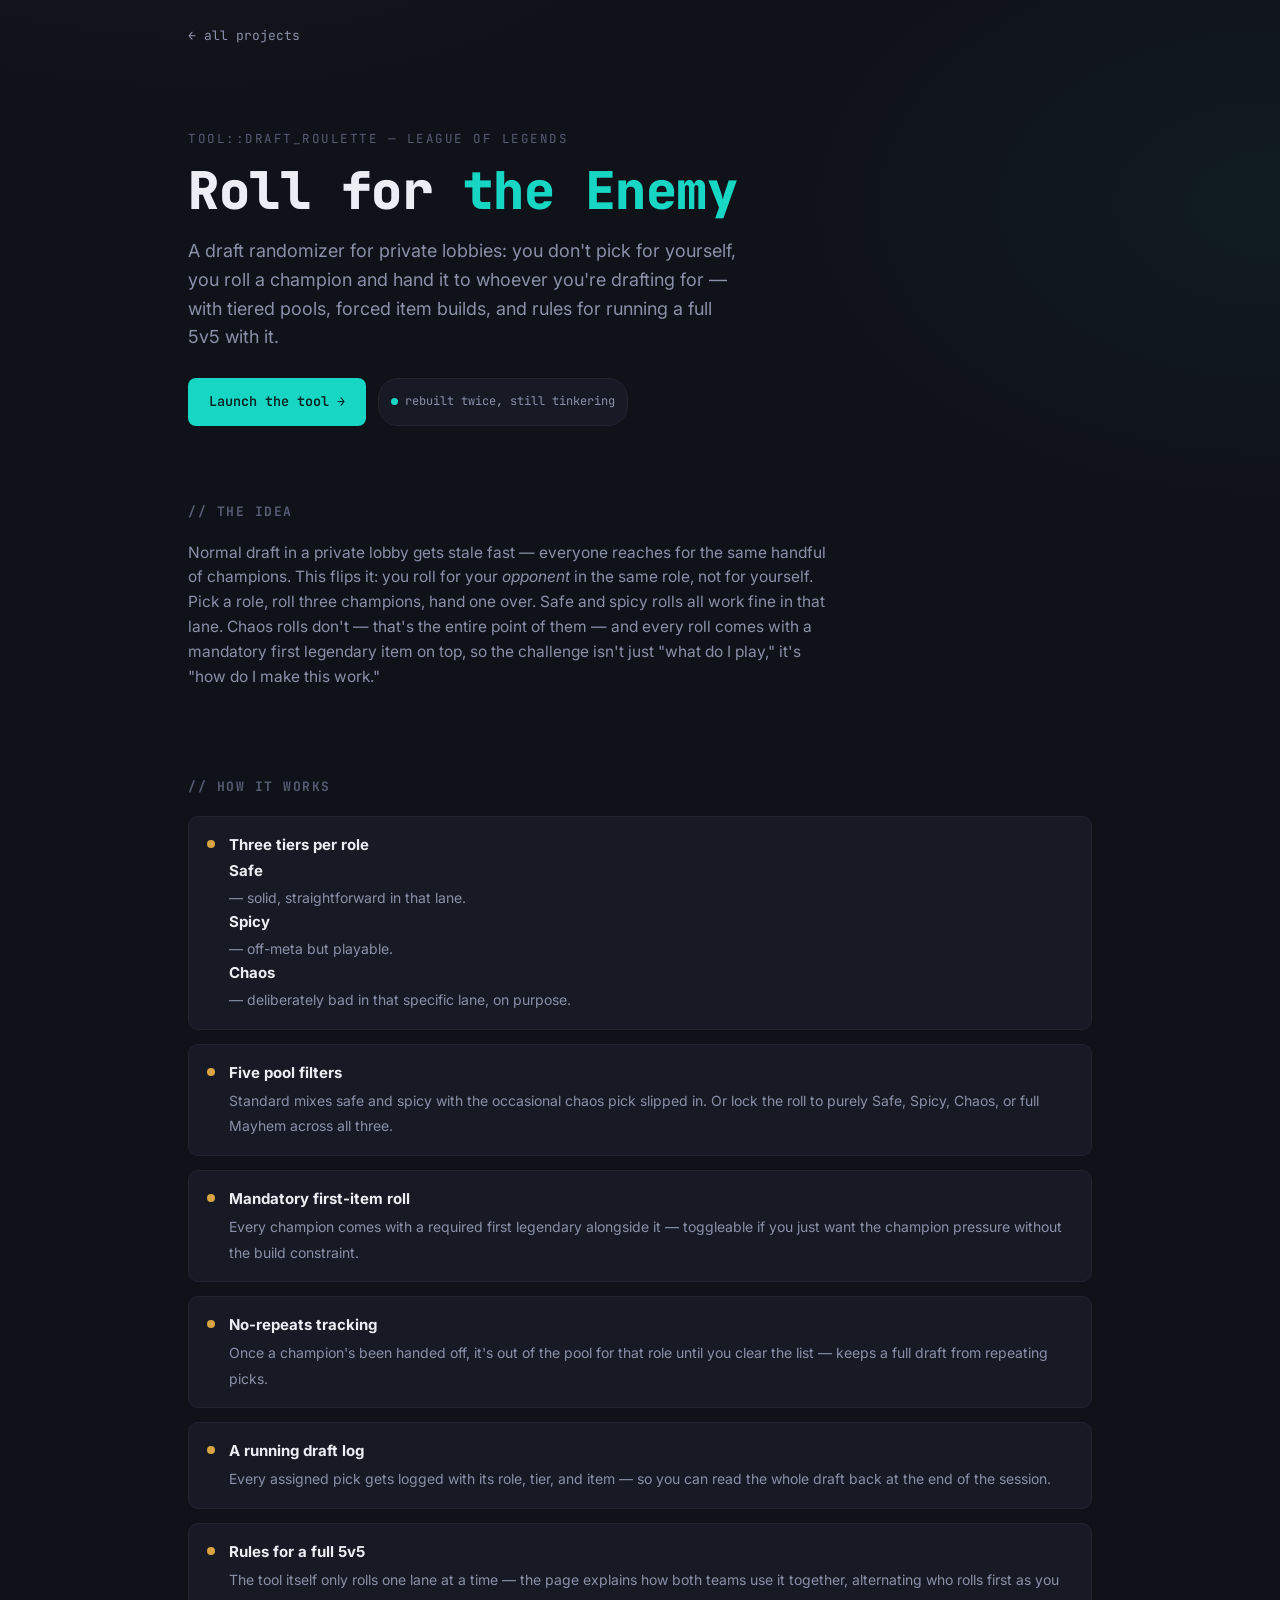
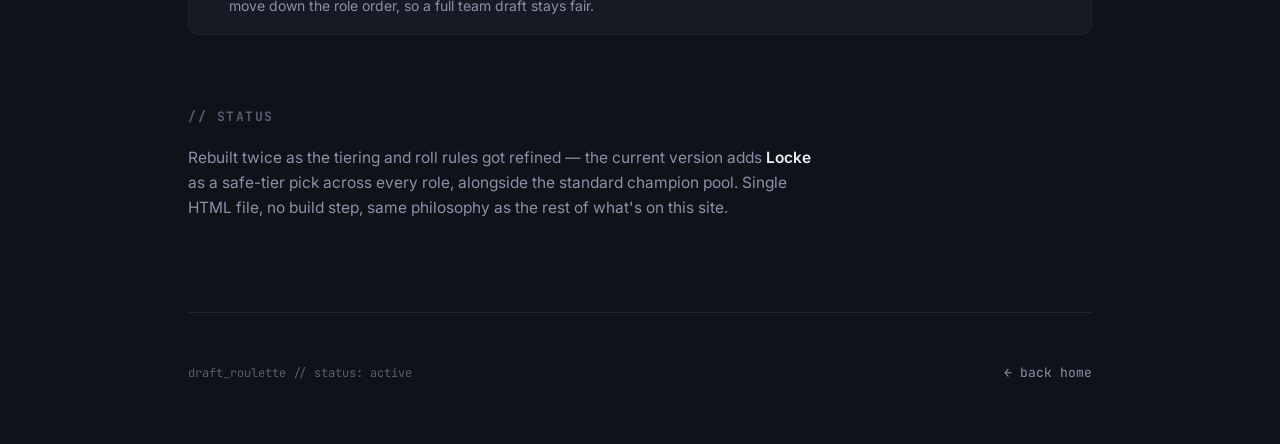
<file: projects/lol-draft-tool.html>
<!DOCTYPE html>
<html lang="en">
<head>
<meta charset="UTF-8">
<meta name="viewport" content="width=device-width, initial-scale=1">
<title>Roll for the Enemy — LEYMO_</title>
<link rel="stylesheet" href="../style.css">
</head>
<body>

<div class="wrap">
  <header class="site-header">
    <a class="back-link" href="../index.html">&larr; all projects</a>
  </header>

  <section class="hero">
    <span class="eyebrow">tool::draft_roulette — league of legends</span>
    <h1>Roll for <span class="accent" style="color:var(--teal)">the Enemy</span></h1>
    <p class="lede">A draft randomizer for private lobbies: you don't pick for yourself, you roll a champion and hand it to whoever you're drafting for — with tiered pools, forced item builds, and rules for running a full 5v5 with it.</p>
    <div class="btn-row">
      <a class="btn teal" href="../tools/roll-for-the-enemy.html">Launch the tool &rarr;</a>
      <span class="pill"><span class="pulse" style="background:var(--teal)"></span>rebuilt twice, still tinkering</span>
    </div>
  </section>

  <section class="section">
    <h2>// the idea</h2>
    <p>
      Normal draft in a private lobby gets stale fast — everyone reaches for the same handful of
      champions. This flips it: you roll for your <i>opponent</i> in the same role, not for yourself.
      Pick a role, roll three champions, hand one over. Safe and spicy rolls all work fine in that
      lane. Chaos rolls don't — that's the entire point of them — and every roll comes with a
      mandatory first legendary item on top, so the challenge isn't just "what do I play," it's
      "how do I make this work."
    </p>
  </section>

  <section class="section">
    <h2>// how it works</h2>
    <ul class="feature-list">
      <li><span class="dot"></span><div>
        <b>Three tiers per role</b>
        <span><b style="color:var(--text)">Safe</b> — solid, straightforward in that lane. <b style="color:var(--text)">Spicy</b> — off-meta but playable. <b style="color:var(--text)">Chaos</b> — deliberately bad in that specific lane, on purpose.</span>
      </div></li>
      <li><span class="dot"></span><div>
        <b>Five pool filters</b>
        <span>Standard mixes safe and spicy with the occasional chaos pick slipped in. Or lock the roll to purely Safe, Spicy, Chaos, or full Mayhem across all three.</span>
      </div></li>
      <li><span class="dot"></span><div>
        <b>Mandatory first-item roll</b>
        <span>Every champion comes with a required first legendary alongside it — toggleable if you just want the champion pressure without the build constraint.</span>
      </div></li>
      <li><span class="dot"></span><div>
        <b>No-repeats tracking</b>
        <span>Once a champion's been handed off, it's out of the pool for that role until you clear the list — keeps a full draft from repeating picks.</span>
      </div></li>
      <li><span class="dot"></span><div>
        <b>A running draft log</b>
        <span>Every assigned pick gets logged with its role, tier, and item — so you can read the whole draft back at the end of the session.</span>
      </div></li>
      <li><span class="dot"></span><div>
        <b>Rules for a full 5v5</b>
        <span>The tool itself only rolls one lane at a time — the page explains how both teams use it together, alternating who rolls first as you move down the role order, so a full team draft stays fair.</span>
      </div></li>
    </ul>
  </section>

  <section class="section">
    <h2>// status</h2>
    <p>
      Rebuilt twice as the tiering and roll rules got refined — the current version adds
      <b>Locke</b> as a safe-tier pick across every role, alongside the standard champion pool.
      Single HTML file, no build step, same philosophy as the rest of what's on this site.
    </p>
  </section>

  <footer class="site-footer">
    <span class="fine">draft_roulette // status: active</span>
    <div class="footer-links">
      <a href="../index.html">&larr; back home</a>
    </div>
  </footer>
</div>

</body>
</html>
</file>
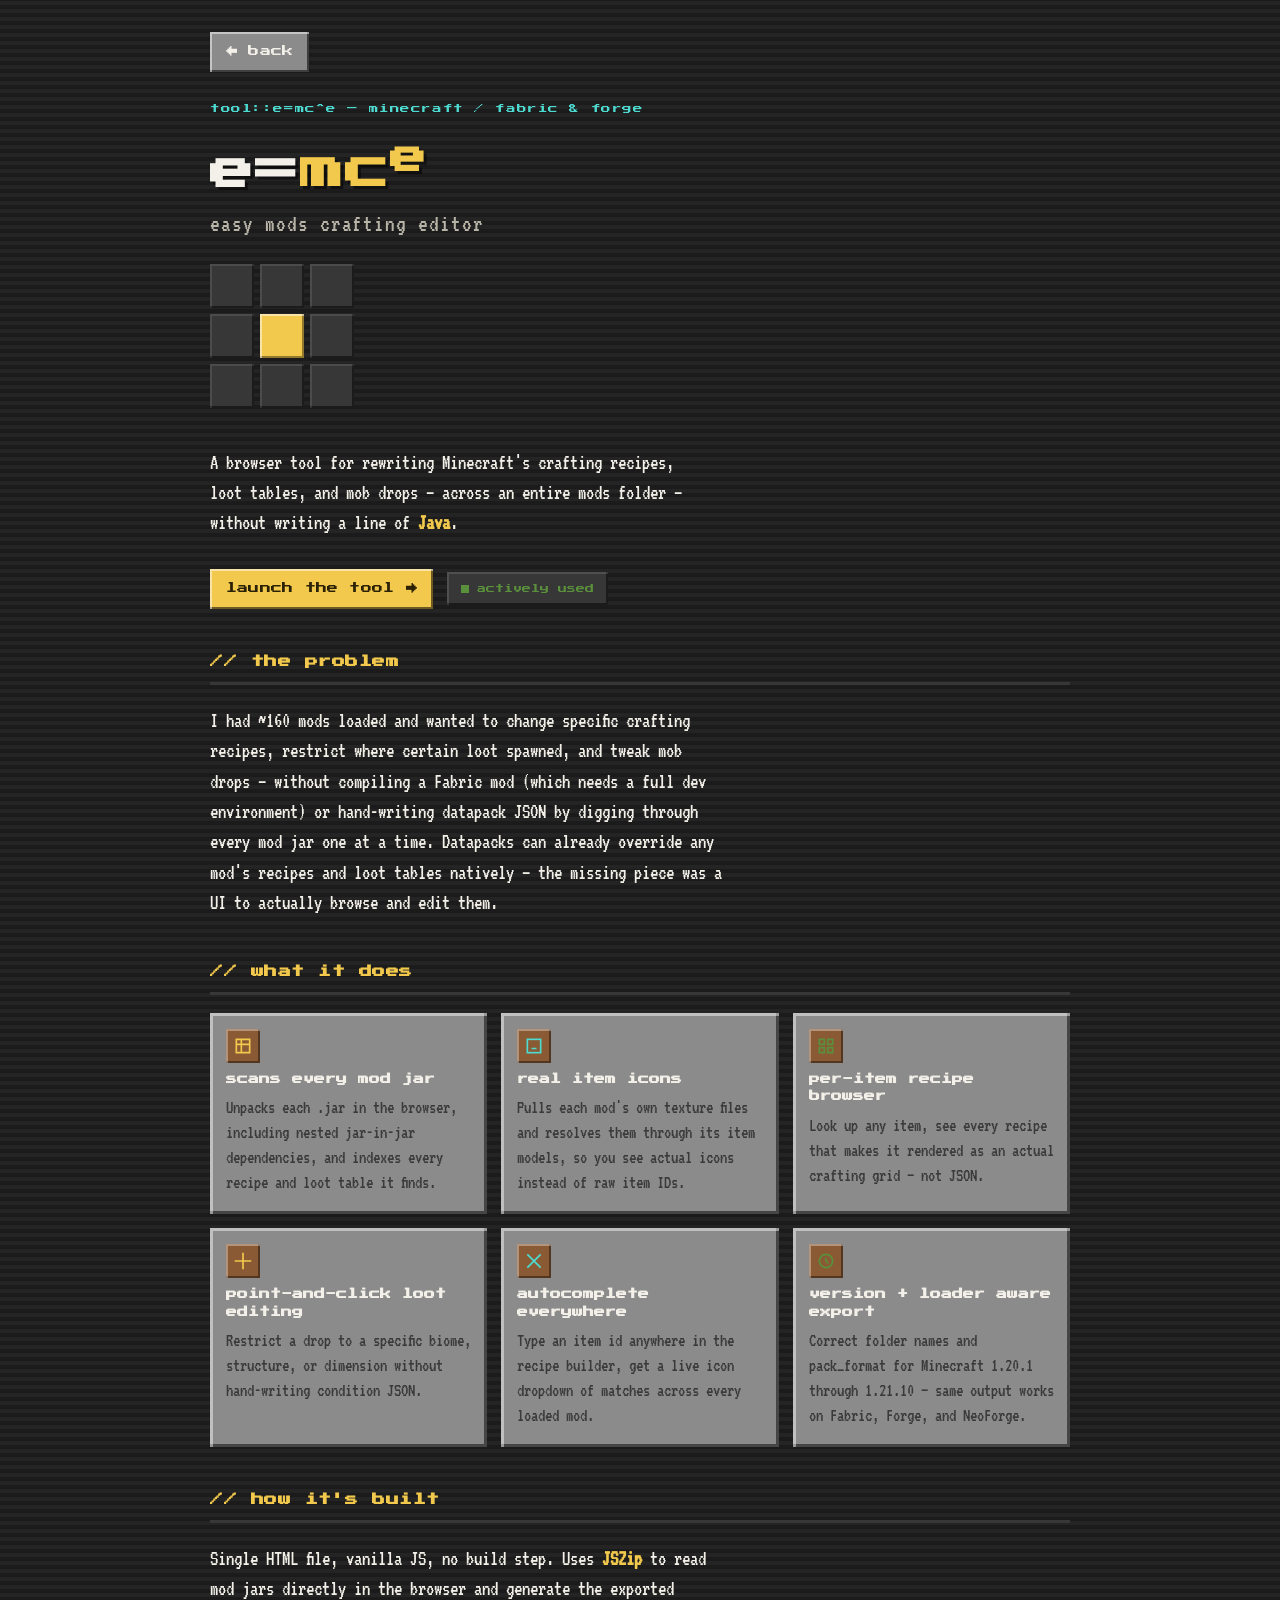
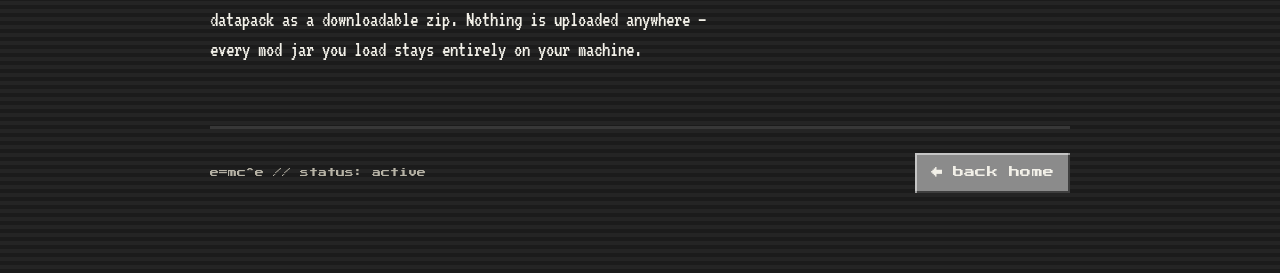
<file: projects/mc-override-studio.html>
<!DOCTYPE html>
<html lang="en">
<head>
<meta charset="UTF-8">
<meta name="viewport" content="width=device-width, initial-scale=1">
<title>e=mc^e — leymo_</title>
<link rel="preconnect" href="https://fonts.googleapis.com">
<link rel="preconnect" href="https://fonts.gstatic.com" crossorigin>
<link href="https://fonts.googleapis.com/css2?family=Press+Start+2P&family=VT323&display=swap" rel="stylesheet">
<style>
:root{
  --bg:#242424;
  --bg-2:#1b1b1b;
  --panel:#8b8b8b;
  --panel-dark:#373737;
  --panel-hi:#ffffff;
  --wood:#8a5a34;
  --wood-dark:#5c3b21;
  --grass:#5a8f3c;
  --diamond:#4ddad0;
  --gold:#f2c94c;
  --text:#f2f0e8;
  --text-dim:#b7b3a6;
  --pixel:"Press Start 2P",monospace;
  --body:"VT323",monospace;
}
*{box-sizing:border-box}
html,body{margin:0}
body{
  background:
    repeating-linear-gradient(0deg, var(--bg-2) 0 4px, var(--bg) 4px 8px),
    var(--bg);
  color:var(--text);font-family:var(--body);font-size:20px;line-height:1.45;
  min-height:100vh;
}
.wrap{max-width:900px;margin:0 auto;padding:26px 20px 80px}

/* ---- pixel-bevel building block, used everywhere ---- */
.bevel{
  background:var(--panel);
  box-shadow:
    inset 3px 3px 0 rgba(255,255,255,.45),
    inset -3px -3px 0 rgba(0,0,0,.5);
  border-radius:0;
}
.bevel.dark{background:var(--panel-dark)}

.pixel-btn{
  font-family:var(--pixel);font-size:11px;color:var(--text);
  background:var(--panel);
  box-shadow:
    inset 2px 2px 0 rgba(255,255,255,.5),
    inset -2px -2px 0 rgba(0,0,0,.55);
  padding:12px 16px;border:none;cursor:pointer;text-decoration:none;
  display:inline-flex;align-items:center;gap:10px;letter-spacing:.02em;
  image-rendering:pixelated;
}
.pixel-btn:hover{filter:brightness(1.12)}
.pixel-btn:active{
  box-shadow:
    inset -2px -2px 0 rgba(255,255,255,.4),
    inset 2px 2px 0 rgba(0,0,0,.55);
}
.pixel-btn.gold{background:var(--gold);color:#2b2205}
.pixel-btn.diamond{background:var(--diamond);color:#0a2b28}

header{padding:6px 0 30px}

.eyebrow{
  font-family:var(--pixel);font-size:9.5px;letter-spacing:.06em;color:var(--diamond);
  display:block;margin-bottom:18px;
}
h1{
  font-family:var(--pixel);font-size:clamp(26px,6vw,44px);line-height:1.35;
  margin:0 0 6px;letter-spacing:.02em;text-shadow:3px 3px 0 rgba(0,0,0,.5);
}
h1 .mce{color:var(--gold)}
.spelled-out{
  font-family:var(--body);font-size:24px;color:var(--text-dim);
  margin:0 0 22px;letter-spacing:.04em;
}
.lede{
  max-width:60ch;color:var(--text);font-size:21px;margin:0 0 30px;
}
.lede b{color:var(--gold)}

.btn-row{display:flex;gap:14px;flex-wrap:wrap;align-items:center;margin-bottom:10px}
.pill{
  font-family:var(--pixel);font-size:9px;color:var(--grass);
  display:inline-flex;align-items:center;gap:8px;padding:10px 14px;
  background:var(--panel-dark);box-shadow:inset 2px 2px 0 rgba(255,255,255,.12), inset -2px -2px 0 rgba(0,0,0,.5);
}
.pill .dot{width:8px;height:8px;background:var(--grass);animation:blink 1.4s steps(1) infinite}
@keyframes blink{0%,49%{opacity:1}50%,100%{opacity:.25}}

.section{margin:44px 0}
.section h2{
  font-family:var(--pixel);font-size:13px;color:var(--gold);letter-spacing:.04em;
  margin:0 0 18px;padding-bottom:10px;border-bottom:3px solid var(--panel-dark);
}
.section p{max-width:64ch;color:var(--text);font-size:21px}

/* ---- inventory-slot feature cards ---- */
.slots-grid{display:grid;grid-template-columns:repeat(auto-fill,minmax(240px,1fr));gap:14px}
.item-slot{
  padding:16px 16px 18px;display:flex;flex-direction:column;gap:8px;
}
.item-slot .icon{
  width:34px;height:34px;background:var(--wood);
  box-shadow:inset 2px 2px 0 rgba(255,255,255,.35), inset -2px -2px 0 rgba(0,0,0,.4);
  display:flex;align-items:center;justify-content:center;
}
.item-slot .icon svg{width:20px;height:20px}
.item-slot b{font-family:var(--pixel);font-size:11px;color:var(--text);line-height:1.6}
.item-slot span{font-family:var(--body);font-size:18.5px;color:#3a3a3a;line-height:1.35}

/* ---- craft-grid decoration, echoes the homepage signature ---- */
.craft-deco{display:grid;grid-template-columns:repeat(3,44px);grid-template-rows:repeat(3,44px);gap:6px;margin:6px 0 40px}
.craft-deco .cell{background:var(--panel-dark);box-shadow:inset 2px 2px 0 rgba(255,255,255,.1), inset -2px -2px 0 rgba(0,0,0,.5)}
.craft-deco .cell.on{background:var(--gold);box-shadow:inset 2px 2px 0 rgba(255,255,255,.5), inset -2px -2px 0 rgba(0,0,0,.4)}

footer{margin-top:60px;padding-top:24px;border-top:3px solid var(--panel-dark);display:flex;justify-content:space-between;align-items:center;flex-wrap:wrap;gap:14px}
footer .fine{font-family:var(--pixel);font-size:9px;color:var(--text-dim)}

@media (prefers-reduced-motion:reduce){*{animation:none!important}}
</style>
</head>
<body>

<div class="wrap">
  <header>
    <a class="pixel-btn" href="../index.html">&larr; back</a>
  </header>

  <span class="eyebrow">tool::e=mc^e — minecraft / fabric &amp; forge</span>
  <h1>e=<span class="mce">mc<sup>e</sup></span></h1>
  <p class="spelled-out">easy mods crafting editor</p>

  <div class="craft-deco">
    <div class="cell"></div><div class="cell"></div><div class="cell"></div>
    <div class="cell"></div><div class="cell on"></div><div class="cell"></div>
    <div class="cell"></div><div class="cell"></div><div class="cell"></div>
  </div>

  <p class="lede">A browser tool for rewriting Minecraft's crafting recipes, loot tables, and mob drops — across an entire mods folder — without writing a line of <b>Java</b>.</p>

  <div class="btn-row">
    <a class="pixel-btn gold" href="../tools/mc-override-studio.html">launch the tool &rarr;</a>
    <span class="pill"><span class="dot"></span>actively used</span>
  </div>

  <section class="section">
    <h2>// the problem</h2>
    <p>
      I had ~160 mods loaded and wanted to change specific crafting recipes, restrict where certain
      loot spawned, and tweak mob drops — without compiling a Fabric mod (which needs a full dev
      environment) or hand-writing datapack JSON by digging through every mod jar one at a time.
      Datapacks can already override any mod's recipes and loot tables natively — the missing piece
      was a UI to actually browse and edit them.
    </p>
  </section>

  <section class="section">
    <h2>// what it does</h2>
    <div class="slots-grid">
      <div class="item-slot bevel">
        <div class="icon"><svg viewBox="0 0 24 24" fill="none" stroke="#f2c94c" stroke-width="2"><path d="M4 4h16v16H4z"/><path d="M4 10h16M10 4v16"/></svg></div>
        <b>scans every mod jar</b>
        <span>Unpacks each .jar in the browser, including nested jar-in-jar dependencies, and indexes every recipe and loot table it finds.</span>
      </div>
      <div class="item-slot bevel">
        <div class="icon"><svg viewBox="0 0 24 24" fill="none" stroke="#4ddad0" stroke-width="2"><rect x="4" y="4" width="16" height="16"/><path d="M9 9h.01M15 9h.01M9 15h6"/></svg></div>
        <b>real item icons</b>
        <span>Pulls each mod's own texture files and resolves them through its item models, so you see actual icons instead of raw item IDs.</span>
      </div>
      <div class="item-slot bevel">
        <div class="icon"><svg viewBox="0 0 24 24" fill="none" stroke="#5a8f3c" stroke-width="2"><path d="M4 4h6v6H4zM14 4h6v6h-6zM4 14h6v6H4zM14 14h6v6h-6z"/></svg></div>
        <b>per-item recipe browser</b>
        <span>Look up any item, see every recipe that makes it rendered as an actual crafting grid — not JSON.</span>
      </div>
      <div class="item-slot bevel">
        <div class="icon"><svg viewBox="0 0 24 24" fill="none" stroke="#f2c94c" stroke-width="2"><path d="M12 2v20M2 12h20"/></svg></div>
        <b>point-and-click loot editing</b>
        <span>Restrict a drop to a specific biome, structure, or dimension without hand-writing condition JSON.</span>
      </div>
      <div class="item-slot bevel">
        <div class="icon"><svg viewBox="0 0 24 24" fill="none" stroke="#4ddad0" stroke-width="2"><path d="M4 4l16 16M20 4L4 20"/></svg></div>
        <b>autocomplete everywhere</b>
        <span>Type an item id anywhere in the recipe builder, get a live icon dropdown of matches across every loaded mod.</span>
      </div>
      <div class="item-slot bevel">
        <div class="icon"><svg viewBox="0 0 24 24" fill="none" stroke="#5a8f3c" stroke-width="2"><circle cx="12" cy="12" r="8"/><path d="M12 8v4l3 3"/></svg></div>
        <b>version + loader aware export</b>
        <span>Correct folder names and pack_format for Minecraft 1.20.1 through 1.21.10 — same output works on Fabric, Forge, and NeoForge.</span>
      </div>
    </div>
  </section>

  <section class="section">
    <h2>// how it's built</h2>
    <p>
      Single HTML file, vanilla JS, no build step. Uses <b style="color:var(--gold)">JSZip</b> to read
      mod jars directly in the browser and generate the exported datapack as a downloadable zip.
      Nothing is uploaded anywhere — every mod jar you load stays entirely on your machine.
    </p>
  </section>

  <footer>
    <span class="fine">e=mc^e // status: active</span>
    <a class="pixel-btn" href="../index.html">&larr; back home</a>
  </footer>
</div>

</body>
</html>
</file>
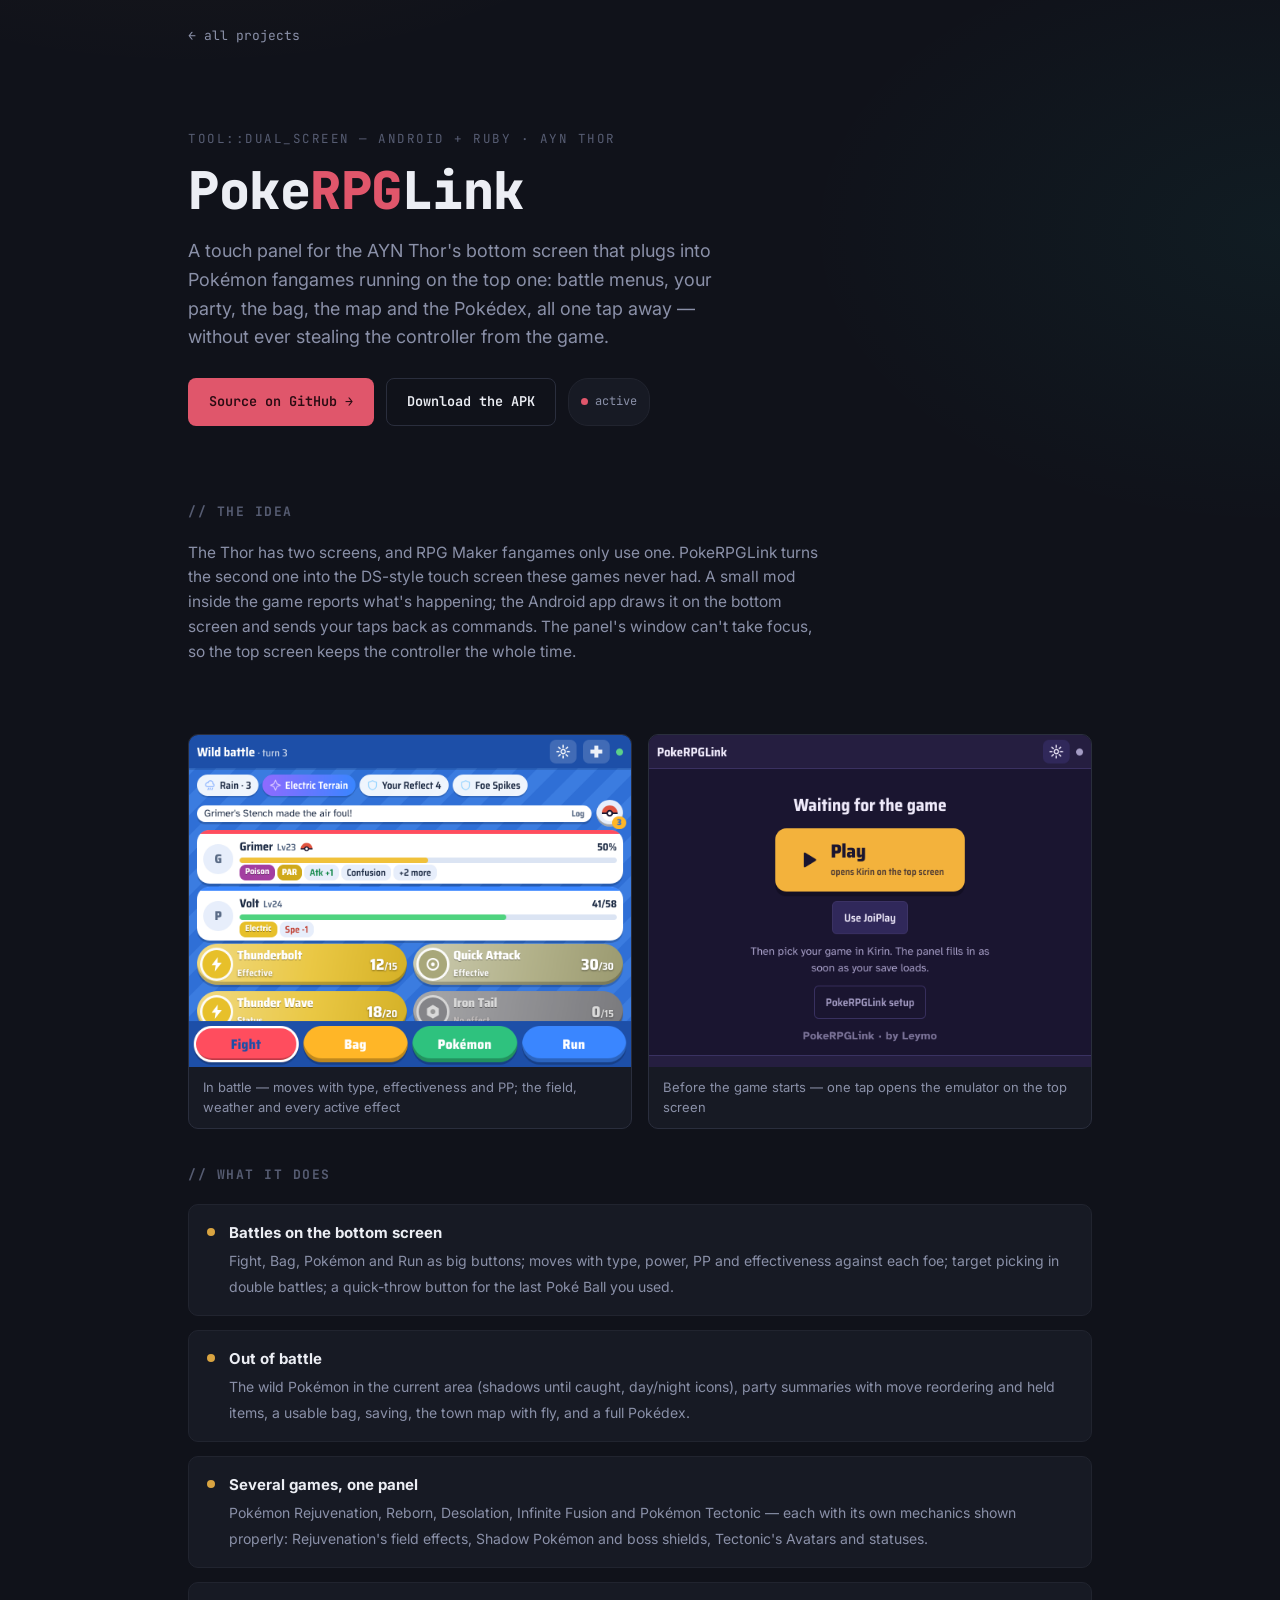
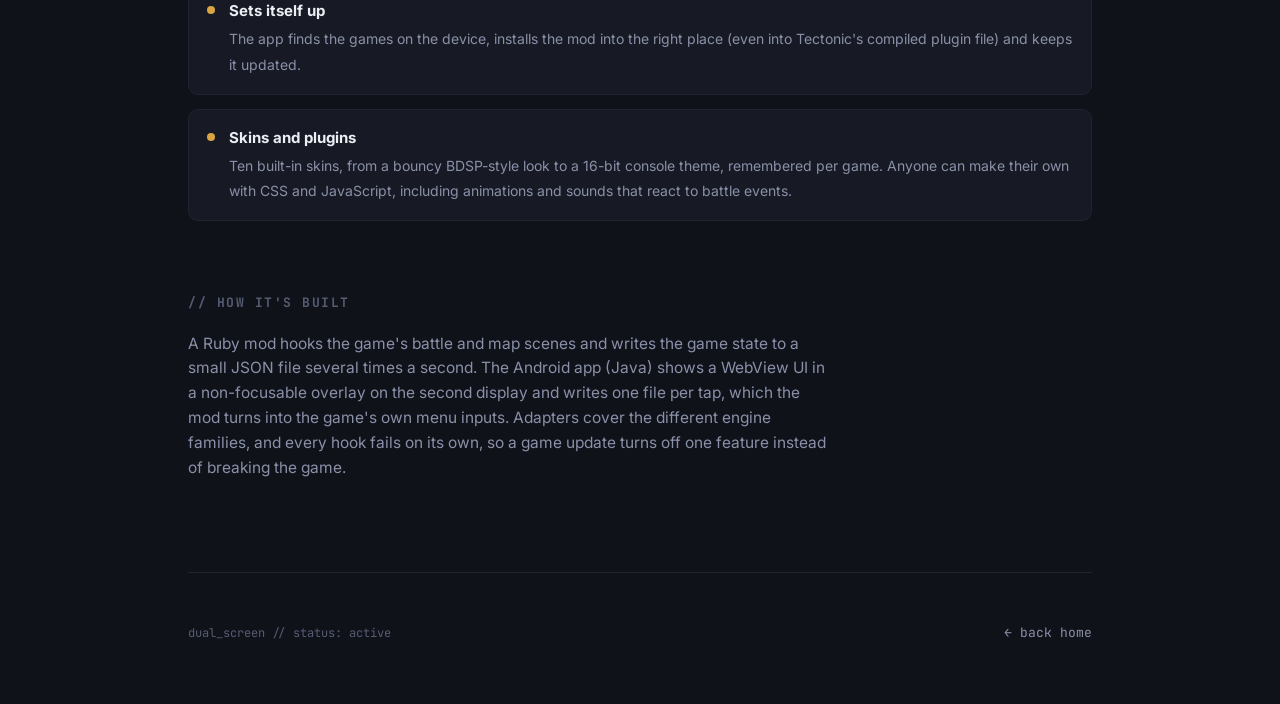
<file: projects/pokerpglink.html>
<!DOCTYPE html>
<html lang="en">
<head>
<meta charset="UTF-8">
<meta name="viewport" content="width=device-width, initial-scale=1">
<title>PokeRPGLink — LEYMO_</title>
<link rel="stylesheet" href="../style.css">
<style>
  .btn.rose{background:#e0566b;color:#2a0b12}
  .btn.rose:hover{transform:translateY(-2px);box-shadow:0 10px 24px -8px rgba(224,86,107,.45)}
  .shots{display:grid;grid-template-columns:repeat(auto-fit,minmax(260px,1fr));gap:16px;margin-top:18px}
  .shots figure{margin:0;background:var(--bg-elev);border:1px solid var(--border);border-radius:var(--radius);overflow:hidden}
  .shots figcaption{padding:10px 14px;color:var(--text-dim);font-size:13px}
</style>
</head>
<body>

<div class="wrap">
  <header class="site-header">
    <a class="back-link" href="../index.html">&larr; all projects</a>
  </header>

  <section class="hero">
    <span class="eyebrow">tool::dual_screen — android + ruby · ayn thor</span>
    <h1>Poke<span class="accent" style="color:#e0566b">RPG</span>Link</h1>
    <p class="lede">A touch panel for the AYN Thor's bottom screen that plugs into Pokémon fangames running on the top one: battle menus, your party, the bag, the map and the Pokédex, all one tap away — without ever stealing the controller from the game.</p>
    <div class="btn-row">
      <a class="btn rose" href="https://github.com/Leymo0/PokeRPGLink" target="_blank" rel="noopener">Source on GitHub &rarr;</a>
      <a class="btn ghost" href="https://github.com/Leymo0/PokeRPGLink/releases" target="_blank" rel="noopener">Download the APK</a>
      <span class="pill"><span class="pulse" style="background:#e0566b"></span>active</span>
    </div>
  </section>

  <section class="section">
    <h2>// the idea</h2>
    <p>
      The Thor has two screens, and RPG Maker fangames only use one. PokeRPGLink turns the second
      one into the DS-style touch screen these games never had. A small mod inside the game reports
      what's happening; the Android app draws it on the bottom screen and sends your taps back as
      commands. The panel's window can't take focus, so the top screen keeps the controller the
      whole time.
    </p>
  </section>

  <section class="shots">
    <figure><img src="../assets/pokerpglink/battle.png" alt="Battle screen with type-coloured move buttons, both Pokémon's HP and status, weather and field chips" loading="lazy"><figcaption>In battle — moves with type, effectiveness and PP; the field, weather and every active effect</figcaption></figure>
    <figure><img src="../assets/pokerpglink/waiting.png" alt="Waiting screen with a big Play button" loading="lazy"><figcaption>Before the game starts — one tap opens the emulator on the top screen</figcaption></figure>
  </section>

  <section class="section">
    <h2>// what it does</h2>
    <ul class="feature-list">
      <li><span class="dot"></span><div>
        <b>Battles on the bottom screen</b>
        <span>Fight, Bag, Pokémon and Run as big buttons; moves with type, power, PP and effectiveness against each foe; target picking in double battles; a quick-throw button for the last Poké Ball you used.</span>
      </div></li>
      <li><span class="dot"></span><div>
        <b>Out of battle</b>
        <span>The wild Pokémon in the current area (shadows until caught, day/night icons), party summaries with move reordering and held items, a usable bag, saving, the town map with fly, and a full Pokédex.</span>
      </div></li>
      <li><span class="dot"></span><div>
        <b>Several games, one panel</b>
        <span>Pokémon Rejuvenation, Reborn, Desolation, Infinite Fusion and Pokémon Tectonic — each with its own mechanics shown properly: Rejuvenation's field effects, Shadow Pokémon and boss shields, Tectonic's Avatars and statuses.</span>
      </div></li>
      <li><span class="dot"></span><div>
        <b>Sets itself up</b>
        <span>The app finds the games on the device, installs the mod into the right place (even into Tectonic's compiled plugin file) and keeps it updated.</span>
      </div></li>
      <li><span class="dot"></span><div>
        <b>Skins and plugins</b>
        <span>Ten built-in skins, from a bouncy BDSP-style look to a 16-bit console theme, remembered per game. Anyone can make their own with CSS and JavaScript, including animations and sounds that react to battle events.</span>
      </div></li>
    </ul>
  </section>

  <section class="section">
    <h2>// how it's built</h2>
    <p>
      A Ruby mod hooks the game's battle and map scenes and writes the game state to a small JSON
      file several times a second. The Android app (Java) shows a WebView UI in a non-focusable overlay
      on the second display and writes one file per tap, which the mod turns into the game's own
      menu inputs. Adapters cover the different engine families, and every hook fails on its own,
      so a game update turns off one feature instead of breaking the game.
    </p>
  </section>

  <footer class="site-footer">
    <span class="fine">dual_screen // status: active</span>
    <div class="footer-links">
      <a href="../index.html">&larr; back home</a>
    </div>
  </footer>
</div>

</body>
</html>
</file>
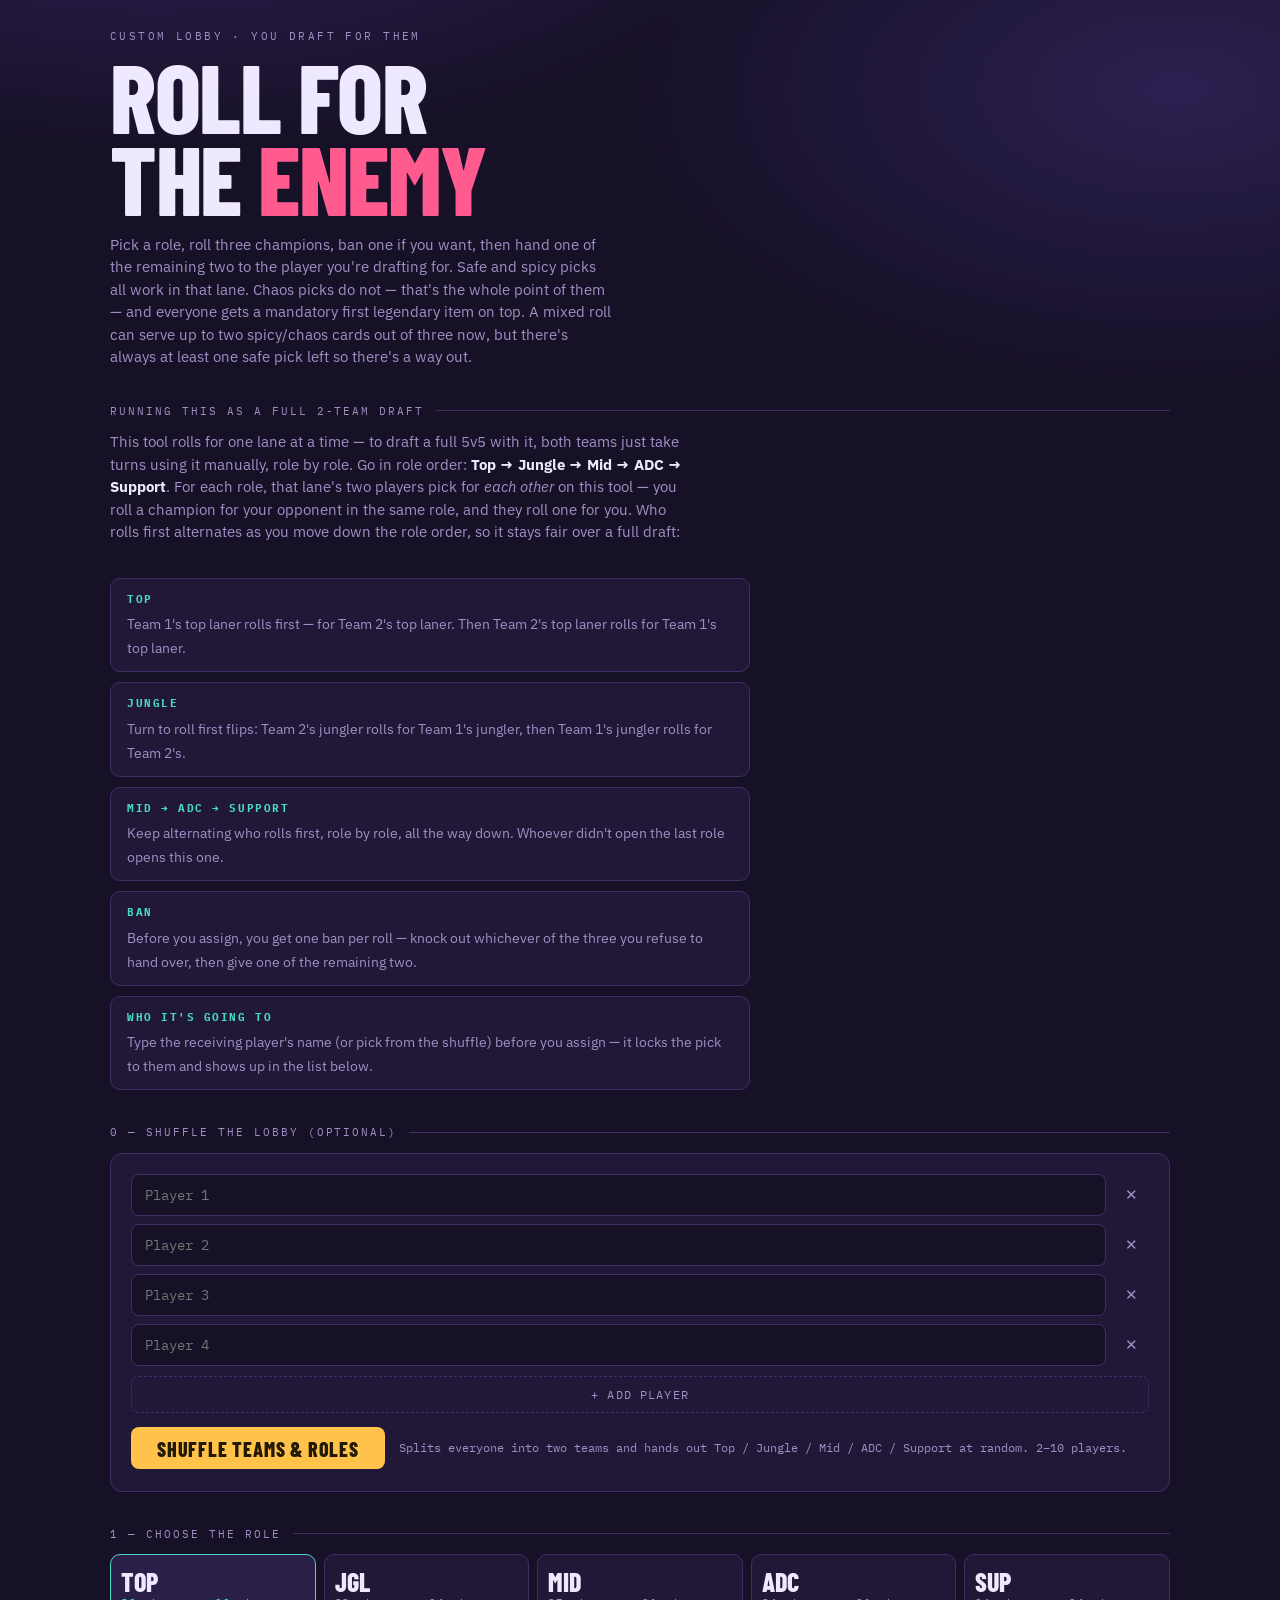
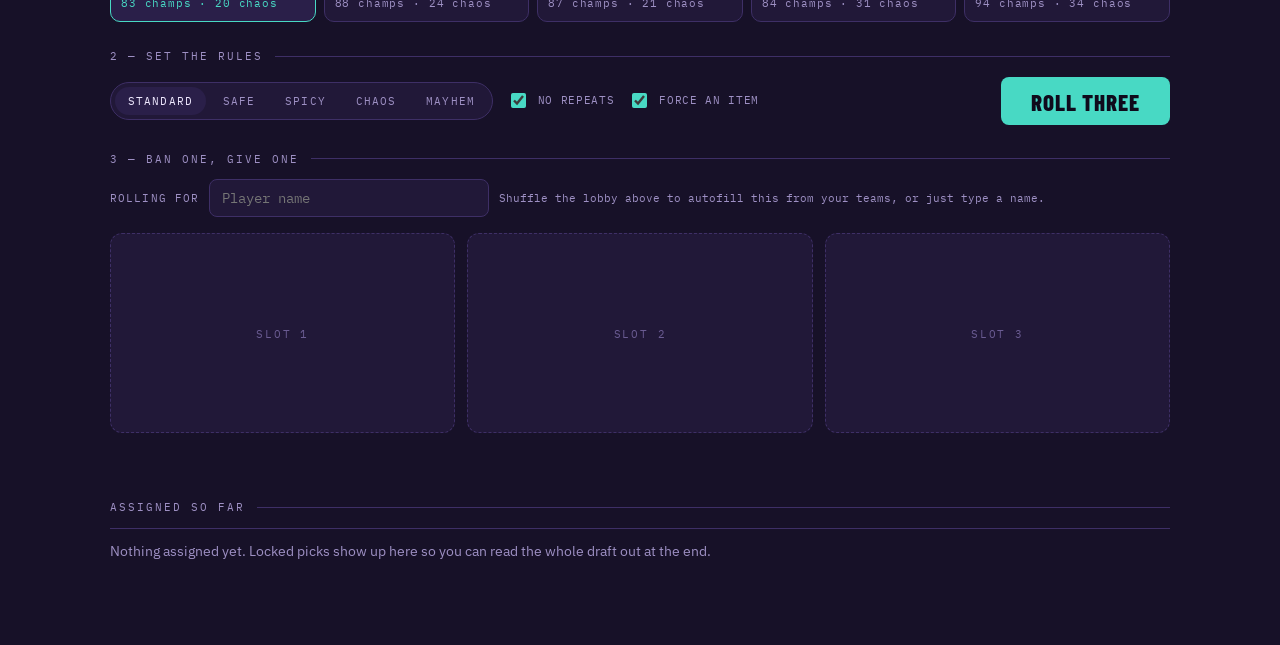
<file: tools/roll-for-the-enemy.html>
<!DOCTYPE html>
<html lang="en">
<head>
<meta charset="utf-8">
<meta name="viewport" content="width=device-width, initial-scale=1">
<title>Roll for the Enemy — custom lobby champion assigner</title>
<link rel="preconnect" href="https://fonts.googleapis.com">
<link rel="preconnect" href="https://fonts.gstatic.com" crossorigin>
<link href="https://fonts.googleapis.com/css2?family=Barlow+Condensed:wght@600;800&family=IBM+Plex+Mono:wght@400;600&family=IBM+Plex+Sans:wght@400;500;600&display=swap" rel="stylesheet">
<style>
:root{
  --ink:#171128;
  --ink-2:#211838;
  --surface:#2A1F49;
  --line:#3E2F66;
  --text:#EFE9FF;
  --muted:#9E90C4;
  --safe:#48D9C4;
  --spicy:#FF5B8F;
  --chaos:#FFC24B;
  --display:"Barlow Condensed","Arial Narrow",Impact,sans-serif;
  --body:"IBM Plex Sans",system-ui,sans-serif;
  --mono:"IBM Plex Mono",ui-monospace,monospace;
}
*{box-sizing:border-box}
html,body{margin:0}
body{
  background:
    radial-gradient(1100px 520px at 12% -8%, #33235C 0%, transparent 62%),
    radial-gradient(900px 480px at 92% 4%, #2B2050 0%, transparent 60%),
    var(--ink);
  color:var(--text);font-family:var(--body);font-size:16px;line-height:1.5;
  min-height:100vh;padding:28px 20px 72px;
}
.wrap{max-width:1060px;margin:0 auto}
.eyebrow{font-family:var(--mono);font-size:11px;letter-spacing:.22em;text-transform:uppercase;color:var(--muted);margin:0 0 10px}
h1{font-family:var(--display);font-weight:800;text-transform:uppercase;font-size:clamp(46px,10vw,96px);line-height:.86;letter-spacing:-.015em;margin:0 0 14px}
h1 em{font-style:normal;color:var(--spicy)}
.lede{max-width:56ch;color:var(--muted);margin:0 0 34px;font-size:15px}
.label{font-family:var(--mono);font-size:11px;letter-spacing:.18em;text-transform:uppercase;color:var(--muted);display:flex;align-items:center;gap:12px;margin:0 0 12px}
.label::after{content:"";flex:1;height:1px;background:var(--line)}

.roles{display:grid;grid-template-columns:repeat(5,1fr);gap:8px;margin-bottom:26px}
.role{background:var(--ink-2);border:1px solid var(--line);border-radius:10px;padding:14px 10px 11px;cursor:pointer;color:var(--text);text-align:left;transition:border-color .15s,background .15s,transform .12s}
.role:hover{border-color:#5B4791;transform:translateY(-2px)}
.role .rn{font-family:var(--display);font-weight:800;text-transform:uppercase;font-size:26px;line-height:1;display:block}
.role .rc{font-family:var(--mono);font-size:10.5px;color:var(--muted);letter-spacing:.08em}
.role[aria-pressed="true"]{background:var(--surface);border-color:var(--safe)}
.role[aria-pressed="true"] .rc{color:var(--safe)}

.controls{display:flex;flex-wrap:wrap;gap:10px 14px;align-items:center;margin-bottom:26px}
.chips{display:flex;flex-wrap:wrap;gap:4px;background:var(--ink-2);border:1px solid var(--line);border-radius:999px;padding:4px}
.chip{border:0;background:transparent;color:var(--muted);cursor:pointer;font-family:var(--mono);font-size:11px;letter-spacing:.1em;text-transform:uppercase;padding:7px 13px;border-radius:999px;transition:background .15s,color .15s}
.chip[aria-pressed="true"]{background:var(--surface);color:var(--text)}
.chip[data-f="c"][aria-pressed="true"]{color:var(--chaos)}
.chip[data-f="x"][aria-pressed="true"]{color:var(--spicy)}
.toggle{display:flex;align-items:center;gap:9px;font-family:var(--mono);font-size:11px;letter-spacing:.06em;text-transform:uppercase;color:var(--muted);cursor:pointer;user-select:none}
.toggle input{accent-color:var(--safe);width:15px;height:15px;cursor:pointer}
.roll{margin-left:auto;border:0;cursor:pointer;background:var(--safe);color:#0F0B1C;font-family:var(--display);font-weight:800;text-transform:uppercase;letter-spacing:.04em;font-size:23px;padding:11px 30px 9px;border-radius:8px;transition:filter .15s,transform .12s}
.roll:hover{filter:brightness(1.12)}
.roll:active{transform:translateY(1px)}
.roll:disabled{opacity:.45;cursor:not-allowed}

.slots{display:grid;grid-template-columns:repeat(3,1fr);gap:12px;margin-bottom:14px}
.card{position:relative;overflow:hidden;background:var(--ink-2);border:1px solid var(--line);border-radius:12px;padding:20px 18px 18px;min-height:280px;display:flex;flex-direction:column}
.card.empty{border-style:dashed;align-items:center;justify-content:center;color:#6B5C93;min-height:200px}
.card.empty span{font-family:var(--mono);font-size:11px;letter-spacing:.16em;text-transform:uppercase}
.tag{font-family:var(--mono);font-size:10px;letter-spacing:.18em;text-transform:uppercase;align-self:flex-start;padding:3px 9px;border-radius:4px;margin-bottom:14px}
.tag.s{background:rgba(72,217,196,.14);color:var(--safe)}
.tag.x{background:rgba(255,91,143,.15);color:var(--spicy)}
.tag.c{background:rgba(255,194,75,.14);color:var(--chaos)}
.name{font-family:var(--display);font-weight:800;text-transform:uppercase;font-size:clamp(30px,4.4vw,44px);line-height:.92;letter-spacing:-.01em;margin:0 0 10px;word-break:break-word}
.note{color:var(--muted);font-size:13.5px;margin:0 0 16px;flex:1}
.item{border:1px solid var(--line);border-left:3px solid var(--chaos);border-radius:7px;padding:10px 12px;margin-bottom:12px;background:rgba(0,0,0,.18)}
.item .ih{font-family:var(--mono);font-size:9.5px;letter-spacing:.16em;text-transform:uppercase;color:var(--muted);display:flex;justify-content:space-between;align-items:center;gap:8px;margin-bottom:4px}
.item .iname{font-family:var(--display);font-weight:800;text-transform:uppercase;font-size:21px;line-height:1.05}
.reroll{border:0;background:transparent;color:var(--muted);cursor:pointer;font-family:var(--mono);font-size:9.5px;letter-spacing:.14em;text-transform:uppercase;padding:2px 0;text-decoration:underline;text-underline-offset:3px}
.reroll:hover{color:var(--chaos)}
.assign{border:1px solid var(--line);background:transparent;color:var(--text);cursor:pointer;font-family:var(--mono);font-size:11px;letter-spacing:.12em;text-transform:uppercase;padding:9px 0;border-radius:7px;width:100%;transition:background .15s,border-color .15s}
.assign:hover{background:var(--surface);border-color:#5B4791}
.card.spinning .name,.card.spinning .iname{color:#7E6BB8}
.card.spinning .assign,.card.spinning .reroll{opacity:.3;pointer-events:none}
.card.taken{border-color:var(--safe)}
.card.taken .assign,.card.taken .reroll,.card.taken .ban{display:none}
.card.banned{border-color:var(--spicy);opacity:.55}
.card.banned .assign,.card.banned .reroll,.card.banned .ban{display:none}
.card.faded{opacity:.42}
.stamp{position:absolute;right:-26px;top:20px;transform:rotate(28deg);font-family:var(--display);font-weight:800;text-transform:uppercase;font-size:20px;letter-spacing:.14em;color:#0F0B1C;background:var(--safe);padding:5px 34px;max-width:220px;text-align:center;white-space:nowrap;overflow:hidden;text-overflow:ellipsis}
.stamp.ban{background:var(--spicy);color:#2B0714}
.ban{border:1px solid var(--line);background:transparent;color:var(--spicy);cursor:pointer;font-family:var(--mono);font-size:10.5px;letter-spacing:.12em;text-transform:uppercase;padding:8px 0;border-radius:7px;width:100%;margin-top:8px;transition:background .15s,border-color .15s}
.ban:hover{background:rgba(255,91,143,.14);border-color:var(--spicy)}

.give-to{display:flex;align-items:center;gap:10px;margin:0 0 16px;flex-wrap:wrap}
.give-to label{font-family:var(--mono);font-size:11px;letter-spacing:.1em;text-transform:uppercase;color:var(--muted);white-space:nowrap}
.give-to input{background:var(--ink-2);border:1px solid var(--line);border-radius:8px;color:var(--text);font-family:var(--mono);font-size:13.5px;padding:9px 12px;min-width:220px;flex:1;max-width:280px}
.give-to input:focus{outline:none;border-color:var(--safe)}
.give-to .gh{font-family:var(--mono);font-size:11px;color:var(--muted)}
.hint{font-family:var(--mono);font-size:11.5px;letter-spacing:.06em;color:var(--muted);min-height:18px;margin:0 0 34px}
.hint b{color:var(--text);font-weight:600}

.log{list-style:none;margin:0 0 12px;padding:0;border-top:1px solid var(--line)}
.log li{display:flex;align-items:baseline;gap:14px;padding:11px 2px;border-bottom:1px solid var(--line);flex-wrap:wrap}
.log .lr{font-family:var(--mono);font-size:11px;letter-spacing:.14em;color:var(--muted);width:76px;flex:none;text-transform:uppercase}
.log .ln{font-family:var(--display);font-weight:800;text-transform:uppercase;font-size:22px;line-height:1}
.log .li2{font-family:var(--mono);font-size:11px;color:var(--muted)}
.log .lt{font-family:var(--mono);font-size:10px;letter-spacing:.14em;margin-left:auto;text-transform:uppercase}
.log .lt.s{color:var(--safe)}.log .lt.x{color:var(--spicy)}.log .lt.c{color:var(--chaos)}
.empty-log{color:var(--muted);font-size:13.5px;margin:0 0 12px}
.clear{border:1px solid var(--line);background:transparent;color:var(--muted);cursor:pointer;font-family:var(--mono);font-size:11px;letter-spacing:.12em;text-transform:uppercase;padding:8px 16px;border-radius:7px}
.clear:hover{color:var(--text);border-color:#5B4791}

.rule-list{list-style:none;margin:0 0 34px;padding:0;max-width:64ch;display:flex;flex-direction:column;gap:10px}
.rule-list li{background:var(--ink-2);border:1px solid var(--line);border-radius:10px;padding:12px 16px}
.rule-list b{font-family:var(--mono);font-size:11px;letter-spacing:.14em;text-transform:uppercase;color:var(--safe);display:block;margin-bottom:4px}
.rule-list span{color:var(--muted);font-size:13.5px;line-height:1.5}
:focus-visible{outline:2px solid var(--safe);outline-offset:3px}

/* ---------- team shuffle ---------- */
.shuffle-box{background:var(--ink-2);border:1px solid var(--line);border-radius:12px;padding:20px 20px 22px;margin-bottom:34px}
.player-inputs{display:flex;flex-direction:column;gap:8px;margin-bottom:10px}
.player-row{display:flex;align-items:center;gap:8px}
.player-row input{flex:1;background:var(--ink);border:1px solid var(--line);border-radius:8px;color:var(--text);font-family:var(--mono);font-size:13.5px;padding:11px 13px}
.player-row input:focus{outline:none;border-color:var(--safe)}
.player-row .rm{border:0;background:transparent;color:var(--muted);cursor:pointer;font-size:15px;line-height:1;padding:8px 11px;border-radius:6px;transition:color .15s,background .15s}
.player-row .rm:hover{color:var(--spicy);background:rgba(255,91,143,.12)}
.add-player-btn{border:1px dashed var(--line);background:transparent;color:var(--muted);cursor:pointer;font-family:var(--mono);font-size:11.5px;letter-spacing:.1em;text-transform:uppercase;padding:10px 16px;border-radius:8px;width:100%;transition:border-color .15s,color .15s}
.add-player-btn:hover{border-color:var(--safe);color:var(--text)}
.add-player-btn:disabled{opacity:.4;cursor:not-allowed;border-style:solid}
.shuffle-row{display:flex;align-items:center;gap:14px;flex-wrap:wrap;margin-top:14px}
.shuffle-btn{border:0;cursor:pointer;background:var(--chaos);color:#231A05;font-family:var(--display);font-weight:800;text-transform:uppercase;letter-spacing:.04em;font-size:20px;padding:10px 26px 8px;border-radius:8px;transition:filter .15s,transform .12s}
.shuffle-btn:hover{filter:brightness(1.1)}
.shuffle-btn:active{transform:translateY(1px)}
.shuffle-hint{font-family:var(--mono);font-size:11.5px;color:var(--muted);margin:0}
.shuffle-hint b{color:var(--text)}

.teams-result{margin-top:26px}
.team-headers{display:grid;grid-template-columns:1fr auto 1fr;gap:14px;align-items:center;margin-bottom:18px}
.team-name{font-family:var(--display);font-weight:800;text-transform:uppercase;font-size:clamp(22px,4vw,32px);line-height:1;letter-spacing:-.01em}
.team-name.t1{color:var(--safe);text-align:right}
.team-name.t2{color:var(--spicy);text-align:left}
.vs-mark{font-family:var(--mono);font-size:12px;letter-spacing:.2em;color:var(--muted)}

.matchup{list-style:none;margin:0;padding:0}
.matchup li{display:grid;grid-template-columns:1fr auto 1fr;gap:14px;align-items:center;padding:14px 0;border-bottom:1px solid var(--line);opacity:0;transform:translateY(8px);transition:opacity .35s ease,transform .35s ease}
.matchup li.show{opacity:1;transform:none}
.matchup li:last-child{border-bottom:0}
.mp{font-family:var(--display);font-weight:800;text-transform:uppercase;font-size:clamp(20px,3.4vw,28px);line-height:1;word-break:break-word}
.mp.left{text-align:right;color:var(--text)}
.mp.right{text-align:left;color:var(--text)}
.mp.empty{color:var(--muted);font-family:var(--mono);font-size:13px;font-weight:400;text-transform:none}
.mp-role{font-family:var(--mono);font-size:10.5px;letter-spacing:.2em;text-transform:uppercase;color:var(--chaos);text-align:center;white-space:nowrap}
.mp.spin{color:#7E6BB8}

@media (max-width:820px){
  .roles{grid-template-columns:repeat(3,1fr)}
  .slots{grid-template-columns:1fr}
  .card{min-height:0}
  .roll{margin-left:0;width:100%}
}
@media (prefers-reduced-motion:reduce){*{transition:none!important}}
</style>
</head>
<body>
<div class="wrap">

  <p class="eyebrow">Custom lobby · you draft for them</p>
  <h1>Roll for<br>the <em>enemy</em></h1>
  <p class="lede">Pick a role, roll three champions, ban one if you want, then hand one of the remaining two to the player you're drafting for. Safe and spicy picks all work in that lane. Chaos picks do not — that's the whole point of them — and everyone gets a mandatory first legendary item on top. A mixed roll can serve up to two spicy/chaos cards out of three now, but there's always at least one safe pick left so there's a way out.</p>

  <p class="label">Running this as a full 2-team draft</p>
  <p class="lede" style="max-width:64ch">
    This tool rolls for one lane at a time — to draft a full 5v5 with it, both teams just take turns
    using it manually, role by role. Go in role order: <b style="color:var(--text)">Top → Jungle → Mid → ADC → Support</b>.
    For each role, that lane's two players pick for <i>each other</i> on this tool — you roll a
    champion for your opponent in the same role, and they roll one for you. Who rolls first
    alternates as you move down the role order, so it stays fair over a full draft:
  </p>
  <ul class="rule-list">
    <li><b>Top</b><span>Team 1's top laner rolls first — for Team 2's top laner. Then Team 2's top laner rolls for Team 1's top laner.</span></li>
    <li><b>Jungle</b><span>Turn to roll first flips: Team 2's jungler rolls for Team 1's jungler, then Team 1's jungler rolls for Team 2's.</span></li>
    <li><b>Mid → ADC → Support</b><span>Keep alternating who rolls first, role by role, all the way down. Whoever didn't open the last role opens this one.</span></li>
    <li><b>Ban</b><span>Before you assign, you get one ban per roll — knock out whichever of the three you refuse to hand over, then give one of the remaining two.</span></li>
    <li><b>Who it's going to</b><span>Type the receiving player's name (or pick from the shuffle) before you assign — it locks the pick to them and shows up in the list below.</span></li>
  </ul>

  <p class="label">0 — Shuffle the lobby (optional)</p>
  <div class="shuffle-box">
    <div class="player-inputs" id="playerInputs"></div>
    <button class="add-player-btn" id="addPlayerBtn" type="button">+ Add player</button>
    <div class="shuffle-row">
      <button class="shuffle-btn" id="shuffleBtn">Shuffle teams &amp; roles</button>
      <p class="shuffle-hint" id="shuffleHint">Splits everyone into two teams and hands out Top / Jungle / Mid / ADC / Support at random. 2–10 players.</p>
    </div>
    <div class="teams-result" id="teamsResult" hidden>
      <div class="team-headers">
        <div class="team-name t1" id="team1Name"></div>
        <div class="vs-mark">VS</div>
        <div class="team-name t2" id="team2Name"></div>
      </div>
      <ul class="matchup" id="matchupList"></ul>
    </div>
  </div>

  <p class="label">1 — Choose the role</p>
  <div class="roles" id="roles"></div>

  <p class="label">2 — Set the rules</p>
  <div class="controls">
    <div class="chips" role="group" aria-label="Pick pool">
      <button class="chip" data-f="sx" aria-pressed="true">Standard</button>
      <button class="chip" data-f="s" aria-pressed="false">Safe</button>
      <button class="chip" data-f="x" aria-pressed="false">Spicy</button>
      <button class="chip" data-f="c" aria-pressed="false">Chaos</button>
      <button class="chip" data-f="all" aria-pressed="false">Mayhem</button>
    </div>
    <label class="toggle"><input type="checkbox" id="norepeat" checked> No repeats</label>
    <label class="toggle"><input type="checkbox" id="itemon" checked> Force an item</label>
    <button class="roll" id="rollBtn">Roll three</button>
  </div>

  <p class="label">3 — Ban one, give one</p>
  <div class="give-to">
    <label for="giveToInput">Rolling for</label>
    <input type="text" id="giveToInput" list="playerList" placeholder="Player name">
    <datalist id="playerList"></datalist>
    <span class="gh" id="giveToHint">Shuffle the lobby above to autofill this from your teams, or just type a name.</span>
  </div>
  <div class="slots" id="slots" aria-live="polite"></div>
  <p class="hint" id="hint"></p>

  <p class="label">Assigned so far</p>
  <ul class="log" id="log"></ul>
  <p class="empty-log" id="emptyLog">Nothing assigned yet. Locked picks show up here so you can read the whole draft out at the end.</p>
  <button class="clear" id="clearBtn" hidden>Clear the list</button>

</div>

<script>
/* ---------- champions: [name, tier, note]  tier: s = safe, x = spicy, c = chaos ---------- */
const D = {
top:[
["Aatrox","s","Drain-tank bruiser, always fine"],["Darius","s","Wins the lane by walking forward"],["Garen","s","Silence, spin, execute"],["Sett","s","Punches first, thinks never"],["Mordekaiser","s","Deletes one person in the death realm"],["Camille","s","Hookshot dives, late-game monster"],["Fiora","s","Duels almost anything with practice"],["Jax","s","Scales into a 1v9 machine"],["Irelia","s","Snowballs hard off one kill"],["Riven","s","High skill ceiling, huge payoff"],["Renekton","s","Bully early, force the lead"],["Gwen","s","Mist makes her untouchable"],["Yorick","s","Splitpush with a free army"],["Illaoi","s","One E and the lane ends"],["Urgot","s","Chomps anybody under 25% HP"],["Volibear","s","Dive machine, shuts off towers"],["Ornn","s","Free upgrades for the whole team"],["Malphite","s","Point-and-click fight winner"],["Sion","s","Dies, comes back, dies again, fine"],["Shen","s","Global ult saves the bot lane"],["Maokai","s","Saplings and endless CC"],["K'Sante","s","Tank in lane, duelist in fights"],["Gragas","s","Barrel roll into everything"],["Cho'Gath","s","Eats people, gets enormous"],["Dr. Mundo","s","Goes where he pleases"],["Tahm Kench","s","Eats an enemy, eats an ally"],["Poppy","s","Cancels every dash in the game"],["Rumble","s","Equalizer flips fights alone"],["Gangplank","s","Barrels for days once he scales"],["Jayce","s","Poke bully, ranged and melee"],["Kled","s","Two health bars, global charge"],["Olaf","s","Ults and becomes unstoppable"],["Trundle","s","Steals tank stats, walls fights off"],["Nasus","s","Farm stacks, end careers"],["Wukong","s","Clone tricks, big knockup ult"],["Kayle","s","Miserable early, unkillable at 16"],["Ambessa","s","Chain-dash bruiser, heavy damage"],["Warwick","s","Sustains through anything, dive ult"],["Sylas","s","Steals their tank ult in lane"],["Jarvan IV","s","Flag-drag combo bully"],["Vladimir","s","Pool through everything, scale forever"],["Aurora","s","Blink kit with a wall that splits fights"],["Teemo","x","Blind the bruiser, mushroom the jungle"],["Singed","x","Proxies farm, runs laps in your base"],["Vayne","x","Ranged tank shredder, feels illegal"],["Quinn","x","Ranged bully with a roaming ult"],["Kennen","x","Poke lane, then flash-ult a fight"],["Akali","x","Shroud plays win the sidelane"],["Yasuo","x","Windwall the ranged matchups"],["Yone","x","Bruiser stats on an assassin kit"],["Pantheon","x","Free early kills, global ult"],["Rengar","x","Bush leaps on anyone squishy"],["Zac","x","Sticky blob tank, huge engage"],["Heimerdinger","x","Turret jail, genuinely unbeatable lanes"],["Swain","x","Sustain lane, ult heals through fights"],["Tryndamere","x","Can't die for five seconds, ever"],["Lillia","x","Kites the lane, sleeps the dive"],["Neeko","x","Disguise cheese and a huge stun"],["Karma","x","Poke lane bully, shields the dive"],["Ryze","x","Farms safe, ults the team to the fight"],["Cassiopeia","x","No boots, grounds every bruiser"],["Zilean","x","Bomb stuns, revives himself in a dive"],["Twisted Fate","c","No trading tools, gets perma-dived"],["Sona","c","Melee bruisers walk her down at level 1"],["Soraka","c","Heals nothing when she's the one dying"],["Yuumi","c","Nobody to attach to. It's just her"],["Janna","c","No wave clear, no kill pressure, no hope"],["Nami","c","Bubble, then get punched to death"],["Milio","c","A support with nobody to support"],["Bard","c","Wanders off, loses the lane, loses the game"],["Kalista","c","Melee range punishes every hop"],["Aphelios","c","Zero early damage into a bruiser"],["Zeri","c","Runs fast, dies faster in the sidelane"],["Kog'Maw","c","Legs of a snail in a duelist lane"],["Draven","c","Catch axes while Darius catches you"],["Blitzcrank","c","Hook, miss, get executed"],["Amumu","c","Cries alone under his tower"],["Rakan","c","All the engage, none of the damage"],["Renata Glasc","c","Ults an empty sidelane"],["Nunu & Willump","c","No wave clear, snowballs into a wall"],["Ivern","c","Grows a bush, gets Darius-dunked"],["Taric","c","Stuns them, then can't kill them"],["Locke","s","Solid stats, no bad matchups"]
],
jungle:[
["Viego","s","Possesses a corpse and resets the fight"],["Lee Sin","s","Early ganks and insertion kicks"],["Kha'Zix","s","Isolated targets simply vanish"],["Hecarim","s","Runs people down at mach speed"],["Jarvan IV","s","Flag-drag knockup, ult cage"],["Vi","s","Point-and-click ult on the carry"],["Xin Zhao","s","Early skirmish king"],["Nidalee","s","Fastest clear, spear sniping"],["Graves","s","Farms fast, hits like a truck"],["Kindred","s","Stacks marks, ult denies a kill"],["Kayn","s","Picks his form based on the enemy"],["Rengar","s","Bush leap on the ADC"],["Elise","s","Rappel cheese, heavy early ganks"],["Evelynn","s","Invisible until you're already dead"],["Diana","s","Ult pulls a whole team together"],["Ekko","s","Rewinds out of any bad fight"],["Fiddlesticks","s","Ults from a bush, everyone panics"],["Amumu","s","Bandage into a five-man stun"],["Sejuani","s","Frostbite chains, unkillable frontline"],["Zac","s","Long-range slingshot ganks"],["Maokai","s","Sapling ganks, giant root ult"],["Nunu & Willump","s","Snowball roulette, objective thief"],["Rammus","s","OK. Rolls in, taunts, wins"],["Warwick","s","Sniffs low HP, suppresses them"],["Udyr","s","Stance-dance skirmisher, fast clear"],["Volibear","s","Dives towers on cooldown"],["Trundle","s","Objective control with pillar plays"],["Skarner","s","Drags people away from their team"],["Shyvana","s","Dragon dive, fastest farming"],["Master Yi","s","Alpha strike resets, ends games"],["Briar","s","Loses control and eats somebody"],["Bel'Veth","s","True form scaling, endless dashes"],["Nocturne","s","Fear plus a darkness ult pick"],["Lillia","s","Sleeps the entire enemy team"],["Wukong","s","Clone engage, huge ult knockup"],["Gragas","s","Body slam into barrel combos"],["Poppy","s","Anti-dive, ult sends people home"],["Rek'Sai","s","Tunnel pressure, knockup ganks"],["Karthus","s","Global ult snipes across the map"],["Talon","s","Hops walls, deletes the mid laner"],["Olaf","s","Unstoppable ult, dives anyone"],["Jax","s","Counterstrike duels, scales forever"],["Nautilus","s","Hook ganks, chain CC on the carry"],["Zed","s","Full-clear then delete a squishy"],["Kled","s","Global ult into a lane gank"],["Shaco","x","AP boxes everywhere, still very strong"],["Ivern","x","Free camps, shields, and a tree friend"],["Twitch","x","Invisible ganks from the river"],["Zyra","x","Plants clear camps and lock down ganks"],["Brand","x","Passive burns camps, ult bounces forever"],["Morgana","x","Root ganks, spellshield for the team"],["Sylas","x","Steals the enemy ult mid-fight"],["Nasus","x","Wither the carry, stack in peace"],["Pantheon","x","Level-two ganks, global ult later"],["Taliyah","x","Wall-ride ganks and big roams"],["Gwen","x","Fast healthy clear, snowbally duels"],["Teemo","x","Mushrooms every camp and river bush"],["Mordekaiser","x","Isolates one target, wins that 1v1"],["Swain","x","Sustains through camps, pulls in fights"],["Neeko","x","Disguised as a minion, then engages"],["Yorick","x","Ghouls clear camps, splitpushes after"],["Fizz","x","Untargetable ganks, shark ult"],["Illaoi","x","Slow clear, but nobody survives an E"],["Kalista","c","Hops between camps, kills none"],["Samira","c","No style points from a krug"],["Nilah","c","Melee ADC, no jungle sustain"],["Vayne","c","Tumbles into raptors, dies to them"],["Lux","c","Binds a wolf, clears at minute ten"],["Alistar","c","Headbutts the buff into the wall"],["Rell","c","Engages a camp, has no clear"],["Braum","c","Blocks nothing, kills nothing"],["Taric","c","Full clear takes until minute nine"],["Aphelios","c","Guns don't clear jungle camps"],["Jinx","c","Bad clear, worse ganks, great mental"],["Caitlyn","c","Traps at Scuttle and a lost early game"],["Jhin","c","Four bullets, zero camps cleared"],["Draven","c","Axes in the jungle, gold in their pocket"],["Xayah","c","Feathers can't gank a warded lane"],["Sivir","c","Clears okay, then does nothing forever"],["Anivia","c","Wall the camp, still lose to it"],["Orianna","c","Ball goes in the camp. Camp wins"],["Azir","c","Soldiers can't tank raptors"],["Veigar","c","Stacks by minute 30, game ends at 22"],["Blitzcrank","c","Hooks a wolf, cries"],["Leona","c","No damage, no clear, all commitment"],["Garen","c","No sustain, spins into a grey screen"],["Darius","c","Dies to the first raptor camp"],["Locke","s","Clean clear, ganks on time"]
],
mid:[
["Ahri","s","Charm, burst, three dashes out"],["Syndra","s","Sphere combo one-shots squishies"],["Orianna","s","Ball delivery wins teamfights"],["Azir","s","Soldiers and the shuffle ult"],["Viktor","s","Scales into a laser fortress"],["Cassiopeia","s","Grounds dashes, melts frontlines"],["Anivia","s","Wall splits fights in half"],["Corki","s","Package engage, poke forever"],["Zoe","s","Bubble from three screens away"],["Lux","s","Simple, safe, huge burst laser"],["Veigar","s","Infinite AP and a stun cage"],["Annie","s","Tibbers deletes someone instantly"],["Malzahar","s","Point-and-click suppress on the carry"],["Vex","s","Punishes every dash in the game"],["Hwei","s","Ten spells, endless combos"],["Taliyah","s","Roams with wall-ride pressure"],["Ryze","s","Ult teleports the whole team"],["Xerath","s","Artillery from outside their range"],["Vel'Koz","s","True damage ult melts anyone"],["Aurelion Sol","s","Stacks until he's a black hole"],["Twisted Fate","s","Gold card pick, global roams"],["Neeko","s","Disguised engage, huge stun ult"],["Sylas","s","Steals their best ultimate"],["LeBlanc","s","Deletes a squishy and vanishes"],["Katarina","s","Resets and wipes the fight"],["Fizz","s","Untargetable, then shark ult"],["Ekko","s","Rewind after diving the backline"],["Akali","s","Shroud, dash, execute"],["Talon","s","Roams over walls constantly"],["Zed","s","Ult mark burst on the carry"],["Qiyana","s","Wall-slam stun into a whole team"],["Yone","s","Two dashes, fight-ending ult"],["Yasuo","s","Windwall, then dash off a knockup"],["Irelia","s","Snowballs off any early lead"],["Naafiri","s","Dog pack dives the backline"],["Tristana","s","Jumps in, ult knocks them away"],["Kassadin","s","Unplayable early, unstoppable at 16"],["Diana","s","Ult pulls three people together"],["Galio","s","Global ult saves any lane"],["Lissandra","s","Self-ult, then freeze their carry"],["Swain","s","Pulls people in and drains them"],["Vladimir","s","Pool out, scale into a monster"],["Aurora","s","Blink kit, fight-splitting wall"],["Ziggs","s","Pushes waves, chunks towers"],["Ahri","s","Charm, burst, three dashes out"],["Viego","s","Resets in every skirmish"],["Jayce","s","Poke them out of lane by minute six"],["Smolder","s","Stacks safely, executes late"],["Heimerdinger","x","Turrets make the lane unplayable"],["Pantheon","x","Free kills early, global ult roams"],["Brand","x","Passive shreds, ult bounces the team"],["Karthus","x","Farms mid, snipes bot lane kills"],["Morgana","x","Root, spellshield, big teamfight ult"],["Zilean","x","Double bomb stun, revives the carry"],["Gragas","x","Body slam engage from mid"],["Singed","x","Runs mid in circles, somehow wins"],["Garen","x","Silence and execute, real cheese"],["Mordekaiser","x","Isolates the mid laner, wins the 1v1"],["Kayle","x","Late-game hypercarry from mid"],["Seraphine","x","Poke, heal, giant charm ult"],["Nunu & Willump","x","Perma-roam, steals every objective"],["Rumble","x","Poke lane, Equalizer teamfights"],["Malphite","x","AP Malphite one-shots the mid laner"],["Wukong","x","Clone cheese, ult wins fights"],["Fiddlesticks","x","Silence lane, ult from the sidebush"],["Lulu","x","Poke and polymorph the assassin"],["Ivern","c","Grows bushes while they push mid"],["Yuumi","c","No wave clear, no laner, no point"],["Soraka","c","Farms with Q, wins nothing"],["Janna","c","Cannot kill a cannon minion, or anyone"],["Nami","c","Bubbles alone in the river"],["Braum","c","Blocks a poke, still loses the lane"],["Alistar","c","Headbutts them into their own tower"],["Blitzcrank","c","One hook per minute, no wave clear"],["Thresh","c","Souls stack, damage doesn't"],["Leona","c","All-in, get burst, walk back"],["Nautilus","c","No push, no scaling, no fun"],["Rell","c","Engages a mid laner who just blinks away"],["Taric","c","Stuns and stalls, wins nothing"],["Tahm Kench","c","Eats himself out of yet another loss"],["Nasus","c","Stacks against a ranged mage. Good luck"],["Yorick","c","Ghouls push mid, he loses every trade"],["Skarner","c","Slow, melee, no range, no chance"],["Kalista","c","Hops backwards for twenty minutes"],["Kog'Maw","c","Melted by every assassin in the game"],["Ornn","c","Free items, zero mid pressure"],["Milio","c","Fire, warmth, defeat"],["Locke","s","Never loses lane, never wins it big"]
],
adc:[
["Jinx","s","Resets and takes over the game"],["Caitlyn","s","Longest range, trap combos"],["Kai'Sa","s","Evolves and dives the backline"],["Ezreal","s","Safe poke, blinks out of everything"],["Jhin","s","Four bullets, huge crits, big ult"],["Ashe","s","Slows everything, global stun arrow"],["Miss Fortune","s","Ult wipes a clumped teamfight"],["Xayah","s","Feathers root, ult dodges everything"],["Zeri","s","Never stops moving, wall jumps"],["Aphelios","s","Five guns, ridiculous damage"],["Vayne","s","Tumbles and shreds every tank"],["Twitch","s","Invisible, then hits the whole team"],["Draven","s","Catch axes, snowball the lane"],["Lucian","s","Double shots and endless dashes"],["Tristana","s","Jump, reset, tower dive"],["Kog'Maw","s","Slowest legs, fastest melting"],["Sivir","s","Spellshield and a team speed ult"],["Varus","s","Poke chains, root ult combos"],["Samira","s","Style combo into a whole-team ult"],["Nilah","s","Melee ADC, shares every heal"],["Smolder","s","Stack scales, execute damage"],["Corki","s","Poke and a delivery package"],["Kalista","s","Hops constantly, ult saves the support"],["Senna","s","Ranged support-carry hybrid"],["Seraphine","s","Poke, heal, charm the enemy team"],["Graves","s","Shotgun burst, works fine bot"],["Ziggs","x","Was literally a meta ADC, still great"],["Swain","x","Drain tank bot with an enchanter"],["Yasuo","x","Pair with a knockup support, chaos"],["Yone","x","Bruiser bot lane, real damage"],["Karthus","x","Global ult from the bot side"],["Cassiopeia","x","Farms hard, grounds every dash"],["Veigar","x","Cage the bot lane, infinite scaling"],["Heimerdinger","x","Turrets under tower, unkillable lane"],["Brand","x","Burns the lane down by minute 15"],["Syndra","x","Sphere burst on a squishy ADC"],["Lux","x","Binding into laser, easy kills"],["Morgana","x","Root, drain, spellshield the engage"],["Quinn","x","Blind, harass, roam with the ult"],["Kennen","x","Ranged poke, flash-ult teamfights"],["Sion","x","Q the whole wave, ult across the map"],["Pantheon","x","Free early kills bot, global later"],["Twisted Fate","x","Gold card lane, global map pressure"],["Hwei","x","Poke kit with painting combos"],["Xerath","x","Artillery bot, safe and annoying"],["Vel'Koz","x","Pokes the lane out of existence"],["Malzahar","x","Voidlings push, suppress the ADC"],["Teemo","x","Blind the ADC, mushrooms everywhere"],["Vladimir","x","Scales bot, pools every engage"],["Mel","x","Reflects spells back at the caster"],["Ahri","x","Charm bot lane, roams mid after"],["Neeko","x","Poke lane, then a five-man stun"],["Sona","c","Zero range, zero damage, all vibes"],["Ivern","c","Bushes don't farm minions"],["Taric","c","Stuns the enemy ADC, then loses to it"],["Alistar","c","Headbutts a minion wave for 20 minutes"],["Leona","c","Melee ADC with no damage at all"],["Nautilus","c","Hooks the wave, farms nothing"],["Rell","c","Engages solo, dies solo"],["Blitzcrank","c","One hook, then he's just a big man"],["Amumu","c","Cries as the enemy ADC farms freely"],["Rammus","c","OK. Rolls at them. Does no damage"],["Malphite","c","Ults their bot lane, then dies to it"],["Ornn","c","Forges items instead of farming"],["Sejuani","c","No range, no waveclear, no carry"],["Zac","c","Blob bot lane. Bounces. Dies"],["Nasus","c","Stacks a sidelane that isn't his"],["Dr. Mundo","c","Walks at them, gets kited forever"],["Yorick","c","Ghouls last-hit better than he does"],["Illaoi","c","Slams tentacles at an empty lane"],["Darius","c","Zero range in a ranged matchup"],["Garen","c","Spins at people two screens away"],["Udyr","c","Bear stance into the enemy tower"],["Warwick","c","Chases a Caitlyn. Forever"],["Volibear","c","Melee ADC gets poked out by minute five"],["Shen","c","Taunts them, deals no damage"],["Maokai","c","Sapling bot. That's the whole plan"],["Master Yi","c","Alpha strikes a minion, gets hooked"],["Kayn","c","No form, no farm, no future"],["Hecarim","c","Runs at them, runs back, no damage"],["Yuumi","c","Cat in the bot lane, alone"],["Soraka","c","Heals the wave to death slowly"],["Skarner","c","Drags a caster minion around"],["Locke","s","Steady damage, no flashy outs"]
],
support:[
["Thresh","s","Hook, lantern, box — does everything"],["Nautilus","s","Hook plus guaranteed follow-up CC"],["Leona","s","Point-and-click all-in engage"],["Blitzcrank","s","One hook and the lane is over"],["Pyke","s","Executes and gives the team gold"],["Rakan","s","Charm engage, dashes back out"],["Alistar","s","Combo knockup, unkillable in ult"],["Braum","s","Blocks projectiles, huge stun wall"],["Rell","s","Massive engage and a magnet ult"],["Taric","s","Stun and a team-wide invulnerability"],["Poppy","s","Stops every dash engage"],["Maokai","s","Saplings, roots, huge ult"],["Zyra","s","Plants out-damage the ADC"],["Brand","s","Burns the enemy bot lane down"],["Xerath","s","Long-range poke, stun from fog"],["Vel'Koz","s","Pokes and true-damage ults"],["Swain","s","Pull, root, drain the whole fight"],["Morgana","s","Spellshield the hook, root the engage"],["Lux","s","Binding into burst damage"],["Karma","s","Poke, shield, speed the ADC up"],["Janna","s","Disengage everything, shields for days"],["Lulu","s","Makes the carry twice as big"],["Nami","s","Bubble, heal, and a speed ult"],["Sona","s","Heals the lane, ult stuns everyone"],["Soraka","s","Global heal, silence on engage"],["Yuumi","s","Attaches to the carry and never leaves"],["Seraphine","s","Heal, shield, giant charm ult"],["Milio","s","Range buff and a cleanse ult"],["Renata Glasc","s","Ult turns their team on itself"],["Senna","s","Ranged poke, global shield ult"],["Bard","s","Chimes, portals, and a stasis ult"],["Pantheon","s","Free early kills, global ult"],["Galio","s","Taunt engage, flies to any lane"],["Zilean","s","Double bomb stun, revive the ADC"],["Neeko","s","Disguises as your ADC, then engages"],["Amumu","s","Bandage into a five-man stun"],["Zac","s","Slingshot engage from the bush"],["Tahm Kench","s","Eats the carry out of danger"],["Sett","s","Punch, grab, slam the whole team"],["Shen","s","Taunt engage, global shield"],["Rakan","s","Charm engage, dashes back out"],["Nunu & Willump","s","Snowball engage, steals objectives"],["Shaco","x","Boxes their jungle, roams constantly"],["Fiddlesticks","x","Ults from a bush mid-fight, terrifying"],["Briar","x","Feral engage, dives the enemy carry"],["Ivern","x","Shields, a bush, and a Daisy engage"],["Camille","x","Hookshot engage, ult isolates the ADC"],["Malphite","x","Rock solid, ult wins the fight"],["Teemo","x","Blinds the ADC, mushrooms the river"],["Heimerdinger","x","Turrets siege the bot tower"],["Annie","x","Stun bear deletes the enemy support"],["Singed","x","Poison lane, flips their ADC to you"],["Trundle","x","Wall traps and a stat-stealing ult"],["Twitch","x","Roams invisible, ganks all three lanes"],["Sion","x","Ult from the tri-bush, real pick"],["Gragas","x","Barrel engage, fight-splitting ult"],["Ashe","x","Slows the lane down, global stun"],["Vi","x","Point-and-click ult on their carry"],["Veigar","x","Cages the bot lane at level three"],["Cho'Gath","x","Silence, knockup, and a true damage ult"],["Zed","c","Shadows can't peel, farms nothing"],["Master Yi","c","Meditates while his ADC dies"],["Katarina","c","No gold, no resets, no impact"],["Fiora","c","Vitals on a target she can't reach"],["Riven","c","Zero gold, zero scaling, zero peel"],["Jax","c","Late-game monster with 3k gold at 25"],["Nasus","c","Stacks in the bot lane. Somehow"],["Yorick","c","Maiden helps. He does not"],["Kayle","c","Level 16 arrives around minute 40"],["Tryndamere","c","Spins in, ults, still loses"],["Gwen","c","No items means no mist, no damage"],["Aatrox","c","Misses every sweet spot, dies"],["Darius","c","One hook away from being useless"],["Garen","c","Spins at a Caitlyn. Forever"],["Irelia","c","Needs items she'll never afford"],["Kled","c","Dismounts and stays dismounted"],["Olaf","c","Throws axes, has no gold, no chance"],["Dr. Mundo","c","Walks at them with nothing to show for it"],["Kassadin","c","Farmless Kassadin is just a blue man"],["Kha'Zix","c","Isolation checks fail next to your ADC"],["Talon","c","Roams away and leaves the ADC to die"],["Qiyana","c","Great ult, no gold to power it"],["Naafiri","c","Dogs can't ward the river"],["Viego","c","Resets on a corpse with no items"],["Graves","c","Steals the farm, ruins two lanes"],["Kindred","c","Marks nothing, does nothing"],["Nidalee","c","Spears from the bush, lands none"],["Bel'Veth","c","No jungle, no stacks, no form"],["Smolder","c","Stacks arrive around season two"],["Kai'Sa","c","No farm means no evolutions, ever"],["Jinx","c","Second ADC bot lane. Bold"],["Vayne","c","Melee-range Vayne with a support item"],["Cassiopeia","c","Farm-hungry mage with no farm"],["Azir","c","Soldiers cost gold he'll never have"],["Locke","s","Reliable peel, no wasted engages"]
]};

/* ---------- legendary items ---------- */
const ITEMS=[
["Infinity Edge","crit"],["Navori Flickerblade","crit"],["Phantom Dancer","crit"],["Rapid Firecannon","crit"],["Runaan's Hurricane","crit"],["Statikk Shiv","crit"],["The Collector","crit"],["Yun Tal Wildarrows","crit"],["Essence Reaver","crit"],["Bloodthirster","crit"],["Lord Dominik's Regards","crit"],["Mortal Reminder","crit"],["Kraken Slayer","crit"],["Immortal Shieldbow","crit"],
["Blade of the Ruined King","fighter"],["Guinsoo's Rageblade","fighter"],["Wit's End","fighter"],["Nashor's Tooth","fighter"],["Trinity Force","fighter"],["Sundered Sky","fighter"],["Stridebreaker","fighter"],["Hullbreaker","fighter"],["Black Cleaver","fighter"],["Death's Dance","fighter"],["Sterak's Gage","fighter"],["Maw of Malmortius","fighter"],["Ravenous Hydra","fighter"],["Titanic Hydra","fighter"],["Experimental Hexplate","fighter"],["Spear of Shojin","fighter"],["Terminus","fighter"],["Overlord's Bloodmail","fighter"],
["Youmuu's Ghostblade","lethality"],["Eclipse","lethality"],["Serpent's Fang","lethality"],["Serylda's Grudge","lethality"],["Edge of Night","lethality"],["Axiom Arc","lethality"],["Opportunity","lethality"],["Voltaic Cyclosword","lethality"],["Profane Hydra","lethality"],["Hubris","lethality"],["Umbral Glaive","lethality"],
["Rabadon's Deathcap","ap"],["Zhonya's Hourglass","ap"],["Void Staff","ap"],["Shadowflame","ap"],["Horizon Focus","ap"],["Cryptbloom","ap"],["Liandry's Torment","ap"],["Riftmaker","ap"],["Rylai's Crystal Scepter","ap"],["Morellonomicon","ap"],["Lich Bane","ap"],["Banshee's Veil","ap"],["Cosmic Drive","ap"],["Stormsurge","ap"],["Malignance","ap"],["Blackfire Torch","ap"],["Hextech Rocketbelt","ap"],["Archangel's Staff","ap"],["Luden's Companion","ap"],["Mejai's Soulstealer","ap"],
["Sunfire Aegis","tank"],["Heartsteel","tank"],["Frozen Heart","tank"],["Thornmail","tank"],["Randuin's Omen","tank"],["Spirit Visage","tank"],["Force of Nature","tank"],["Dead Man's Plate","tank"],["Warmog's Armor","tank"],["Jak'Sho, The Protean","tank"],["Unending Despair","tank"],["Kaenic Rookern","tank"],["Iceborn Gauntlet","tank"],["Abyssal Mask","tank"],["Gargoyle Stoneplate","tank"],["Guardian Angel","tank"],["Mercurial Scimitar","tank"],
["Moonstone Renewer","enchanter"],["Echoes of Helia","enchanter"],["Redemption","enchanter"],["Ardent Censer","enchanter"],["Staff of Flowing Water","enchanter"],["Mikael's Blessing","enchanter"],["Imperial Mandate","enchanter"],["Dawncore","enchanter"],["Shurelya's Battlesong","enchanter"],["Locket of the Iron Solari","enchanter"],["Knight's Vow","enchanter"],["Zeke's Convergence","enchanter"]
];

const ROLES=[["top","Top"],["jungle","Jgl"],["mid","Mid"],["adc","ADC"],["support","Sup"]];
const LABEL={top:"Top",jungle:"Jungle",mid:"Mid",adc:"ADC",support:"Support"};
const TIER={s:"Safe pick",x:"Spicy pick",c:"Chaos pick"};

// strip duplicate names within a role
for(const k in D){const seen=new Set();D[k]=D[k].filter(c=>{const n=c[0].toLowerCase();if(seen.has(n))return false;seen.add(n);return true;});}

let role="top", filt="sx", noRepeat=true, itemOn=true, used=new Set(), log=[], cards=[], spinning=false, banUsedThisRoll=false;

const $=id=>document.getElementById(id);
const rolesEl=$("roles"),slotsEl=$("slots"),hintEl=$("hint"),logEl=$("log"),
      emptyLogEl=$("emptyLog"),clearBtn=$("clearBtn"),rollBtn=$("rollBtn"),
      giveToEl=$("giveToInput"),playerListEl=$("playerList"),giveToHintEl=$("giveToHint");
const reduced=window.matchMedia("(prefers-reduced-motion: reduce)").matches;
const rand=a=>a[Math.floor(Math.random()*a.length)];
const sample=(a,n)=>{const c=a.slice(),o=[];while(o.length<n&&c.length)o.push(c.splice(Math.floor(Math.random()*c.length),1)[0]);return o;};
const shuffle=a=>{for(let i=a.length-1;i>0;i--){const j=Math.floor(Math.random()*(i+1));[a[i],a[j]]=[a[j],a[i]];}return a;};

/* ---------- team shuffle ---------- */
const TEAM_NAMES=["Team Krugs","Team Nerf Zed","Team Zhonya","Team Baron Steal","Team Int Feed",
  "Team FF15","Team One Trick","Team Smurf Queue","Team Backdoor","Team Toplane Diff",
  "Team Report Jungler","Team Elo Hell","Team Flash Fail","Team Wave Clear","Team Objective Bait",
  "Team Tilt Proof","Team Split Push","Team Dive Bot","Team Peel Squad","Team Grubs Rush",
  "Team Rift Herald","Team Ping Spammers","Team Ward Hunters","Team No Vision","Team Recall Late",
  "Team Teleport Flank","Team Dragon Soul","Team Ace Squad","Team Clutch Or Kick","Team Mute All"];

const playerInputsEl=$("playerInputs"),addPlayerBtn=$("addPlayerBtn"),shuffleBtn=$("shuffleBtn"),shuffleHintEl=$("shuffleHint"),
      teamsResultEl=$("teamsResult"),team1NameEl=$("team1Name"),team2NameEl=$("team2Name"),
      matchupListEl=$("matchupList");
let shuffling=false;

function renumberPlayerRows(){
  [...playerInputsEl.children].forEach((row,i)=>{
    row.querySelector("input").placeholder=`Player ${i+1}`;
  });
  addPlayerBtn.disabled=playerInputsEl.children.length>=10;
  addPlayerBtn.textContent=playerInputsEl.children.length>=10?"Max 10 players":"+ Add player";
}
function addPlayerRow(){
  if(playerInputsEl.children.length>=10)return;
  const row=document.createElement("div");
  row.className="player-row";
  const input=document.createElement("input");
  input.type="text";
  input.placeholder=`Player ${playerInputsEl.children.length+1}`;
  const rm=document.createElement("button");
  rm.className="rm";rm.type="button";rm.setAttribute("aria-label","Remove player");rm.textContent="✕";
  rm.onclick=()=>{row.remove();renumberPlayerRows();};
  row.append(input,rm);
  playerInputsEl.appendChild(row);
  renumberPlayerRows();
}
addPlayerBtn.onclick=addPlayerRow;
addPlayerRow();addPlayerRow();addPlayerRow();addPlayerRow(); // start with 4 blanks

function getPlayers(){
  return [...playerInputsEl.querySelectorAll("input")].map(i=>i.value.trim()).filter(Boolean).slice(0,10);
}

function doShuffle(){
  if(shuffling)return;
  const players=shuffle(getPlayers());
  if(players.length<2){
    shuffleHintEl.innerHTML="Fill in at least <b>2</b> player names, then shuffle.";
    return;
  }
  const half=Math.ceil(players.length/2);
  const team1=players.slice(0,half), team2=players.slice(half);
  const [n1,n2]=shuffle(TEAM_NAMES.slice()).slice(0,2);

  const roles1=shuffle(ROLES.map(r=>r[0])).slice(0,team1.length);
  const roles2=shuffle(ROLES.map(r=>r[0])).slice(0,team2.length);
  const map1={},map2={};
  team1.forEach((p,i)=>map1[roles1[i]]=p);
  team2.forEach((p,i)=>map2[roles2[i]]=p);

  team1NameEl.textContent=n1;
  team2NameEl.textContent=n2;
  shuffleHintEl.innerHTML=`<b>${team1.length}v${team2.length}</b> — roles handed out at random per side.`;
  teamsResultEl.hidden=false;

  playerListEl.innerHTML=players.map(p=>`<option value="${p.replace(/"/g,'&quot;')}">`).join("");
  giveToHintEl.textContent="Names from your shuffle are in the dropdown — pick one or type a new one.";

  matchupListEl.innerHTML="";
  const rows=ROLES.map(([k,short])=>({
    role:k,label:LABEL[k],
    left:map1[k]||null, right:map2[k]||null
  }));
  rows.forEach(r=>{
    const li=document.createElement("li");
    li.innerHTML=`<span class="mp left ${r.left?"":"empty"}">${r.left||"— no player —"}</span>`+
      `<span class="mp-role">${r.label}</span>`+
      `<span class="mp right ${r.right?"":"empty"}">${r.right||"— no player —"}</span>`;
    matchupListEl.appendChild(li);
  });

  const allNames=players.slice();
  const lis=[...matchupListEl.children];
  if(reduced){lis.forEach(li=>li.classList.add("show"));return;}

  shuffling=true;shuffleBtn.disabled=true;
  lis.forEach((li,i)=>{
    const left=li.querySelector(".mp.left"),right=li.querySelector(".mp.right");
    const finalLeft=rows[i].left,finalRight=rows[i].right;
    setTimeout(()=>{
      li.classList.add("show");
      if(finalLeft)left.classList.add("spin");
      if(finalRight)right.classList.add("spin");
      let spins=0;
      const tick=setInterval(()=>{
        if(finalLeft)left.textContent=rand(allNames);
        if(finalRight)right.textContent=rand(allNames);
        spins++;
        if(spins>=7){
          clearInterval(tick);
          left.textContent=finalLeft||"— no player —";
          right.textContent=finalRight||"— no player —";
          left.classList.remove("spin");right.classList.remove("spin");
          if(i===lis.length-1){shuffling=false;shuffleBtn.disabled=false;}
        }
      },70);
    },i*550);
  });
}
shuffleBtn.onclick=doShuffle;

// enchanter legendaries are stripped out of jungle rolls
const itemPool=()=>role==="jungle"?ITEMS.filter(i=>i[1]!=="enchanter"):ITEMS;

// mixed pools can now serve up to two spicy-or-chaos cards out of three,
// but always leave at least one safe pick when one exists — that's the way out
function pickThree(p){
  const mixed=(filt==="sx"||filt==="all");
  const safe=p.filter(c=>c[1]==="s"), hot=p.filter(c=>c[1]!=="s");
  if(!mixed||!safe.length)return sample(p,3);
  const maxHot=Math.min(2,hot.length);
  let wantHot=0;
  if(maxHot>0){
    const r=Math.random();
    wantHot = r<.35?0 : (maxHot<2||r<.75)?1:2;
  }
  if(safe.length<3-wantHot)wantHot=3-safe.length;
  return shuffle(sample(safe,3-wantHot).concat(wantHot?sample(hot,wantHot):[]));
}

function pool(){
  return D[role].filter(c=>{
    if(filt==="s"&&c[1]!=="s")return false;
    if(filt==="x"&&c[1]!=="x")return false;
    if(filt==="c"&&c[1]!=="c")return false;
    if(filt==="sx"&&c[1]==="c")return false;
    if(noRepeat&&used.has(role+"|"+c[0]))return false;
    return true;
  });
}

function drawRoles(){
  rolesEl.innerHTML="";
  ROLES.forEach(([k,short])=>{
    const n=D[k].length, c=D[k].filter(x=>x[1]==="c").length;
    const b=document.createElement("button");
    b.className="role";b.setAttribute("aria-pressed",String(k===role));
    b.innerHTML=`<span class="rn">${short}</span><span class="rc">${n} champs · ${c} chaos</span>`;
    b.onclick=()=>{if(spinning)return;role=k;cards=[];drawRoles();drawSlots();setHint("");};
    rolesEl.appendChild(b);
  });
}

function drawSlots(){
  slotsEl.innerHTML="";
  if(!cards.length){
    for(let i=0;i<3;i++){
      const d=document.createElement("div");
      d.className="card empty";d.innerHTML=`<span>Slot ${i+1}</span>`;
      slotsEl.appendChild(d);
    }
    return;
  }
  const locked=cards.some(c=>c.locked);
  cards.forEach((c,i)=>{
    const d=document.createElement("div");
    d.className="card"+(c.locked?" taken":"")+(c.banned?" banned":"")+(locked&&!c.locked&&!c.banned?" faded":"");
    const showAssign=!c.locked&&!c.banned;
    const showBan=!c.locked&&!c.banned&&!banUsedThisRoll;
    d.innerHTML=`
      <span class="tag ${c.d[1]}">${TIER[c.d[1]]}</span>
      <h3 class="name">${c.d[0]}</h3>
      <p class="note">${c.d[2]}</p>
      ${c.item?`<div class="item">
        <div class="ih"><span>First legendary · ${c.item[1]}</span>${c.locked||c.banned?"":'<button class="reroll">New item</button>'}</div>
        <div class="iname">${c.item[0]}</div>
      </div>`:""}
      ${c.locked?`<div class="stamp">${c.player?c.player:"Given"}</div>`:""}
      ${c.banned?'<div class="stamp ban">Banned</div>':""}
      ${showAssign?'<button class="assign">Give them this</button>':""}
      ${showBan?'<button class="ban">Ban this one</button>':""}`;
    const a=d.querySelector(".assign"); if(a)a.onclick=()=>assign(i);
    const r=d.querySelector(".reroll"); if(r)r.onclick=()=>{c.item=rand(itemPool());drawSlots();};
    const b=d.querySelector(".ban"); if(b)b.onclick=()=>ban(i);
    slotsEl.appendChild(d);
  });
}

const setHint=h=>hintEl.innerHTML=h;

function roll(){
  if(spinning)return;
  const p=pool();
  if(p.length<3){
    cards=[];drawSlots();
    setHint(`Only ${p.length} champion${p.length===1?"":"s"} left under these rules. Turn off <b>No repeats</b>, widen the pool, or clear the list.`);
    return;
  }
  const ip=itemPool();
  cards=pickThree(p).map(d=>({d,item:itemOn?rand(ip):null,locked:false,banned:false,player:null}));
  banUsedThisRoll=false;
  rollBtn.textContent="Roll again";
  setHint("");
  drawSlots();
  if(reduced)return;

  spinning=true;rollBtn.disabled=true;
  const els=[...slotsEl.children];
  els.forEach(e=>e.classList.add("spinning"));
  const names=els.map(e=>e.querySelector(".name"));
  const items=els.map(e=>e.querySelector(".iname"));
  const tick=setInterval(()=>{
    els.forEach((e,i)=>{
      if(!e.classList.contains("spinning"))return;
      names[i].textContent=rand(p)[0];
      if(items[i])items[i].textContent=rand(ip)[0];
    });
  },55);
  els.forEach((e,i)=>setTimeout(()=>{
    e.classList.remove("spinning");
    names[i].textContent=cards[i].d[0];
    if(items[i])items[i].textContent=cards[i].item[0];
    if(i===els.length-1){clearInterval(tick);spinning=false;rollBtn.disabled=false;}
  },440+i*280));
}

function assign(i){
  if(spinning||cards[i].locked||cards[i].banned)return;
  const player=giveToEl.value.trim();
  if(!player){
    giveToEl.focus();
    setHint(`Type who this roll is <b>for</b> first — the receiving player's name goes in the field above the cards.`);
    return;
  }
  const c=cards[i];c.locked=true;c.player=player;
  used.add(role+"|"+c.d[0]);
  log.unshift({role,name:c.d[0],tag:c.d[1],item:c.item?c.item[0]:null,player});
  drawSlots();drawLog();
  giveToEl.value="";
  setHint(`<b>${player}</b> gets <b>${c.d[0]}</b>${c.item?` into <b>${c.item[0]}</b>`:""} at ${LABEL[role].toLowerCase()}. Roll again for the next player.`);
}

function ban(i){
  if(spinning||banUsedThisRoll||cards[i].locked||cards[i].banned)return;
  const c=cards[i];c.banned=true;banUsedThisRoll=true;
  drawSlots();
  setHint(`<b>${c.d[0]}</b> banned. Pick one of the remaining two for whoever's in the field above.`);
}

function drawLog(){
  logEl.innerHTML="";
  log.forEach(e=>{
    const li=document.createElement("li");
    li.innerHTML=`<span class="lr">${LABEL[e.role]}</span><span class="ln">${e.name}</span>`+
      (e.player?`<span class="li2">→ ${e.player}</span>`:"")+
      (e.item?`<span class="li2">first buy: ${e.item}</span>`:"")+
      `<span class="lt ${e.tag}">${TIER[e.tag].split(" ")[0]}</span>`;
    logEl.appendChild(li);
  });
  emptyLogEl.hidden=log.length>0;
  clearBtn.hidden=log.length===0;
}

document.querySelectorAll(".chip").forEach(ch=>ch.onclick=()=>{
  if(spinning)return;
  filt=ch.dataset.f;
  document.querySelectorAll(".chip").forEach(o=>o.setAttribute("aria-pressed",String(o===ch)));
});
$("norepeat").onchange=e=>noRepeat=e.target.checked;
$("itemon").onchange=e=>itemOn=e.target.checked;
rollBtn.onclick=roll;
clearBtn.onclick=()=>{log=[];used=new Set();drawLog();setHint("List cleared. Every champion is back in the pool.");};

drawRoles();drawSlots();drawLog();
</script>
</body>
</html>
</file>
<file: style.css>
/* ===========================================================
   LEYMO_ — portfolio design tokens
   Palette: near-black terminal base, crafting-gold + hextech-teal accents
   Type: JetBrains Mono (display/utility) + Inter (body)
=========================================================== */

@import url('https://fonts.googleapis.com/css2?family=JetBrains+Mono:wght@400;500;600;700;800&family=Inter:wght@400;500;600&display=swap');

:root{
  --bg: #10121a;
  --bg-elev: #171a24;
  --bg-elev-2: #1e222e;
  --border: #2a2e3d;
  --border-soft: #21242f;
  --text: #eceef4;
  --text-dim: #8a90a8;
  --text-faint: #565c72;
  --gold: #d9a441;
  --gold-glow: rgba(217,164,65,.35);
  --teal: #17d6c4;
  --teal-glow: rgba(23,214,196,.32);
  --spotify: #1DB954;
  --spotify-glow: rgba(29,185,84,.3);
  --radius: 10px;
  --mono: 'JetBrains Mono', 'Consolas', monospace;
  --sans: 'Inter', -apple-system, 'Segoe UI', sans-serif;
}

*{box-sizing:border-box}
html{scroll-behavior:smooth}
body{
  margin:0;
  background:
    radial-gradient(ellipse 900px 500px at 15% -10%, rgba(217,164,65,.06), transparent 60%),
    radial-gradient(ellipse 800px 500px at 100% 10%, rgba(23,214,196,.05), transparent 60%),
    var(--bg);
  color:var(--text);
  font-family:var(--sans);
  font-size:16px;
  line-height:1.6;
  -webkit-font-smoothing:antialiased;
}
a{color:inherit}
img{max-width:100%;display:block}
::selection{background:var(--gold-glow);color:var(--text)}

.wrap{max-width:960px;margin:0 auto;padding:0 28px}

/* ---------- Header ---------- */
.site-header{
  display:flex;align-items:center;justify-content:space-between;
  padding:26px 0;
}
.logo{
  font-family:var(--mono);font-weight:700;font-size:18px;letter-spacing:.5px;
  text-decoration:none;color:var(--text);display:inline-flex;align-items:center;gap:2px;
}
.logo .cursor{
  display:inline-block;width:9px;height:18px;background:var(--gold);
  animation:blink 1.1s steps(1) infinite;margin-left:2px;
}
@keyframes blink{0%,49%{opacity:1}50%,100%{opacity:0}}
.header-nav{display:flex;align-items:center;gap:22px;font-family:var(--mono);font-size:13px}
.header-nav a{text-decoration:none;color:var(--text-dim);transition:color .15s}
.header-nav a:hover{color:var(--gold)}
.back-link{
  font-family:var(--mono);font-size:13px;color:var(--text-dim);text-decoration:none;
  display:inline-flex;align-items:center;gap:8px;transition:color .15s;
}
.back-link:hover{color:var(--teal)}

/* ---------- Hero ---------- */
.hero{padding:56px 0 40px}
.eyebrow{
  font-family:var(--mono);font-size:12.5px;color:var(--text-faint);
  letter-spacing:1.5px;text-transform:uppercase;margin-bottom:14px;display:block;
}
.hero h1{
  font-family:var(--mono);font-weight:800;font-size:clamp(32px,5vw,52px);
  line-height:1.08;margin:0 0 18px;letter-spacing:-.5px;
}
.hero h1 .accent{color:var(--gold)}
.hero p.lede{
  font-size:18px;color:var(--text-dim);max-width:560px;margin:0 0 8px;
}

/* ---------- Crafting grid signature (homepage) ---------- */
.grid-wrap{margin:44px 0 60px;display:flex;justify-content:flex-start}
.crafting-grid{
  display:grid;grid-template-columns:repeat(3,86px);grid-template-rows:repeat(3,86px);
  gap:10px;background:var(--bg-elev);padding:14px;border-radius:14px;border:1px solid var(--border);
}
@media (max-width:480px){
  .crafting-grid{grid-template-columns:repeat(3,72px);grid-template-rows:repeat(3,72px)}
}
.slot{
  border-radius:8px;display:flex;align-items:center;justify-content:center;
  position:relative;background:var(--bg-elev-2);border:1px solid var(--border-soft);
}
.slot.empty{
  background:repeating-linear-gradient(45deg, var(--bg-elev-2), var(--bg-elev-2) 6px, #191c27 6px, #191c27 12px);
  opacity:.55;
}
.slot.filled{
  cursor:pointer;text-decoration:none;color:inherit;
  border-color:var(--slot-color, var(--gold));
  transition:transform .18s ease, box-shadow .18s ease, border-color .18s ease;
}
.slot.filled:hover{
  transform:translateY(-4px);
  box-shadow:0 10px 26px -8px var(--slot-glow, var(--gold-glow));
}
.slot.filled svg{width:34px;height:34px}
.slot-tag{
  position:absolute;bottom:calc(100% + 9px);left:50%;transform:translateX(-50%) translateY(4px);
  font-family:var(--mono);font-size:10.5px;color:var(--text);white-space:nowrap;
  background:var(--bg-elev-2);border:1px solid var(--border);border-radius:6px;padding:5px 10px;
  opacity:0;pointer-events:none;transition:opacity .15s ease, transform .15s ease;
  z-index:5;box-shadow:0 6px 16px -6px rgba(0,0,0,.6);
}
.slot-tag::after{
  content:"";position:absolute;top:100%;left:50%;transform:translateX(-50%);
  border:5px solid transparent;border-top-color:var(--border);
}
.slot.filled:hover .slot-tag,
.slot.filled:focus-visible .slot-tag{
  opacity:1;transform:translateX(-50%) translateY(0);
}

/* ---------- About / body copy ---------- */
.section{padding:36px 0}
.section h2{
  font-family:var(--mono);font-size:13px;letter-spacing:1.5px;text-transform:uppercase;
  color:var(--text-faint);margin:0 0 18px;
}
.section p{color:var(--text-dim);max-width:640px;font-size:15.5px}
.section p b{color:var(--text);font-weight:600}

/* ---------- Feature list ---------- */
.feature-list{list-style:none;margin:0;padding:0;display:flex;flex-direction:column;gap:14px}
.feature-list li{
  display:flex;gap:14px;padding:16px 18px;background:var(--bg-elev);
  border:1px solid var(--border-soft);border-radius:var(--radius);
}
.feature-list .dot{
  width:8px;height:8px;border-radius:50%;background:var(--gold);flex-shrink:0;margin-top:7px;
}
.feature-list b{display:block;font-size:15px;margin-bottom:3px}
.feature-list span{color:var(--text-dim);font-size:14px;line-height:1.5}

/* ---------- Buttons ---------- */
.btn{
  display:inline-flex;align-items:center;gap:9px;font-family:var(--mono);font-size:13.5px;font-weight:600;
  padding:12px 20px;border-radius:8px;text-decoration:none;border:1px solid transparent;
  transition:transform .15s ease, box-shadow .15s ease, background .15s ease;
}
.btn.primary{background:var(--gold);color:#161206}
.btn.primary:hover{transform:translateY(-2px);box-shadow:0 10px 24px -8px var(--gold-glow)}
.btn.teal{background:var(--teal);color:#052422}
.btn.teal:hover{transform:translateY(-2px);box-shadow:0 10px 24px -8px var(--teal-glow)}
.btn.ghost{background:transparent;border-color:var(--border);color:var(--text)}
.btn.ghost:hover{border-color:var(--text-dim)}
.btn-row{display:flex;gap:12px;flex-wrap:wrap;margin-top:26px}

/* ---------- Status pill ---------- */
.pill{
  display:inline-flex;align-items:center;gap:7px;font-family:var(--mono);font-size:12px;
  padding:6px 12px;border-radius:20px;background:var(--bg-elev);border:1px solid var(--border-soft);color:var(--text-dim);
}
.pill .pulse{width:7px;height:7px;border-radius:50%;background:var(--teal);box-shadow:0 0 0 rgba(23,214,196,.5);animation:pulse 2s infinite}
@keyframes pulse{
  0%{box-shadow:0 0 0 0 rgba(23,214,196,.45)}
  70%{box-shadow:0 0 0 8px rgba(23,214,196,0)}
  100%{box-shadow:0 0 0 0 rgba(23,214,196,0)}
}

/* ---------- TODO placeholder box (things Leymo should fill in) ---------- */
.todo{
  border:1px dashed var(--border);border-radius:var(--radius);padding:18px 20px;
  background:var(--bg-elev);color:var(--text-faint);font-family:var(--mono);font-size:12.5px;
  margin:20px 0;
}
.todo b{color:var(--teal)}

/* ---------- Footer ---------- */
.site-footer{
  padding:50px 0 60px;margin-top:40px;border-top:1px solid var(--border-soft);
  display:flex;justify-content:space-between;align-items:center;flex-wrap:wrap;gap:16px;
}
.site-footer .fine{font-family:var(--mono);font-size:12px;color:var(--text-faint)}
.footer-links{display:flex;gap:18px;font-family:var(--mono);font-size:13px}
.footer-links a{text-decoration:none;color:var(--text-dim);transition:color .15s}
.footer-links a:hover{color:var(--gold)}

/* ---------- Hero row: crafting grid + now playing panel side by side ---------- */
.hero-row{display:flex;gap:24px;align-items:stretch;flex-wrap:wrap;margin:44px 0 60px}
.hero-row .grid-wrap{margin:0}

/* ---------- Now Playing panel ---------- */
.np-panel{
  flex:1;min-width:280px;max-width:460px;
  background:var(--bg-elev);border:1px solid var(--border);border-radius:14px;
  padding:22px 24px;display:flex;flex-direction:column;justify-content:space-between;
  transition:border-color .25s ease, box-shadow .25s ease;
}
.np-panel.is-playing{border-color:var(--spotify);box-shadow:0 14px 34px -14px var(--spotify-glow)}

.np-head{display:flex;justify-content:space-between;align-items:center;margin-bottom:20px}
.np-pill{display:inline-flex;align-items:center;gap:9px;font-family:var(--mono);font-size:11px;letter-spacing:.14em;text-transform:uppercase;color:var(--text-faint)}
.np-panel.is-playing .np-pill{color:var(--spotify)}
.np-dot{width:7px;height:7px;border-radius:50%;background:var(--text-faint);flex-shrink:0}
.np-panel.is-playing .np-dot{background:var(--spotify);animation:nppulse 1.6s infinite}
@keyframes nppulse{
  0%{box-shadow:0 0 0 0 var(--spotify-glow)}
  70%{box-shadow:0 0 0 9px rgba(29,185,84,0)}
  100%{box-shadow:0 0 0 0 rgba(29,185,84,0)}
}
.np-open{
  font-family:var(--mono);font-size:11px;color:var(--text-dim);text-decoration:none;
  border:1px solid var(--border);padding:6px 12px;border-radius:6px;transition:color .15s,border-color .15s;
}
.np-open:hover{color:var(--spotify);border-color:var(--spotify)}

.np-body{display:flex;gap:18px;align-items:center;margin-bottom:24px}
.np-art-wrap{width:104px;height:104px;flex-shrink:0;border-radius:12px;overflow:hidden;background:var(--bg-elev-2)}
.np-art{width:100%;height:100%;object-fit:cover;display:block}
.np-info{min-width:0}
.np-track{
  font-family:var(--mono);font-weight:700;font-size:18px;color:var(--text);line-height:1.3;
  margin-bottom:7px;display:-webkit-box;-webkit-line-clamp:2;-webkit-box-orient:vertical;overflow:hidden;
}
.np-artist{font-size:14px;color:var(--text-dim);white-space:nowrap;overflow:hidden;text-overflow:ellipsis}

.np-visualizer{display:flex;align-items:flex-end;gap:5px;height:36px}
.np-visualizer span{flex:1;background:var(--border);border-radius:2px;transition:background .25s ease,height .25s ease}
.np-panel.is-playing .np-visualizer span{background:var(--spotify);animation:npvis 1.1s ease-in-out infinite}
.np-panel.is-playing .np-visualizer span:nth-child(1){animation-delay:.1s}
.np-panel.is-playing .np-visualizer span:nth-child(2){animation-delay:.4s}
.np-panel.is-playing .np-visualizer span:nth-child(3){animation-delay:.05s}
.np-panel.is-playing .np-visualizer span:nth-child(4){animation-delay:.55s}
.np-panel.is-playing .np-visualizer span:nth-child(5){animation-delay:.2s}
.np-panel.is-playing .np-visualizer span:nth-child(6){animation-delay:.45s}
.np-panel.is-playing .np-visualizer span:nth-child(7){animation-delay:.15s}
@keyframes npvis{0%,100%{height:20%!important}50%{height:100%!important}}

@media (max-width:760px){
  .hero-row{flex-direction:column}
  .np-panel{max-width:none}
}

@media (prefers-reduced-motion:reduce){
  *{animation:none!important;transition:none!important}
}
</file>
